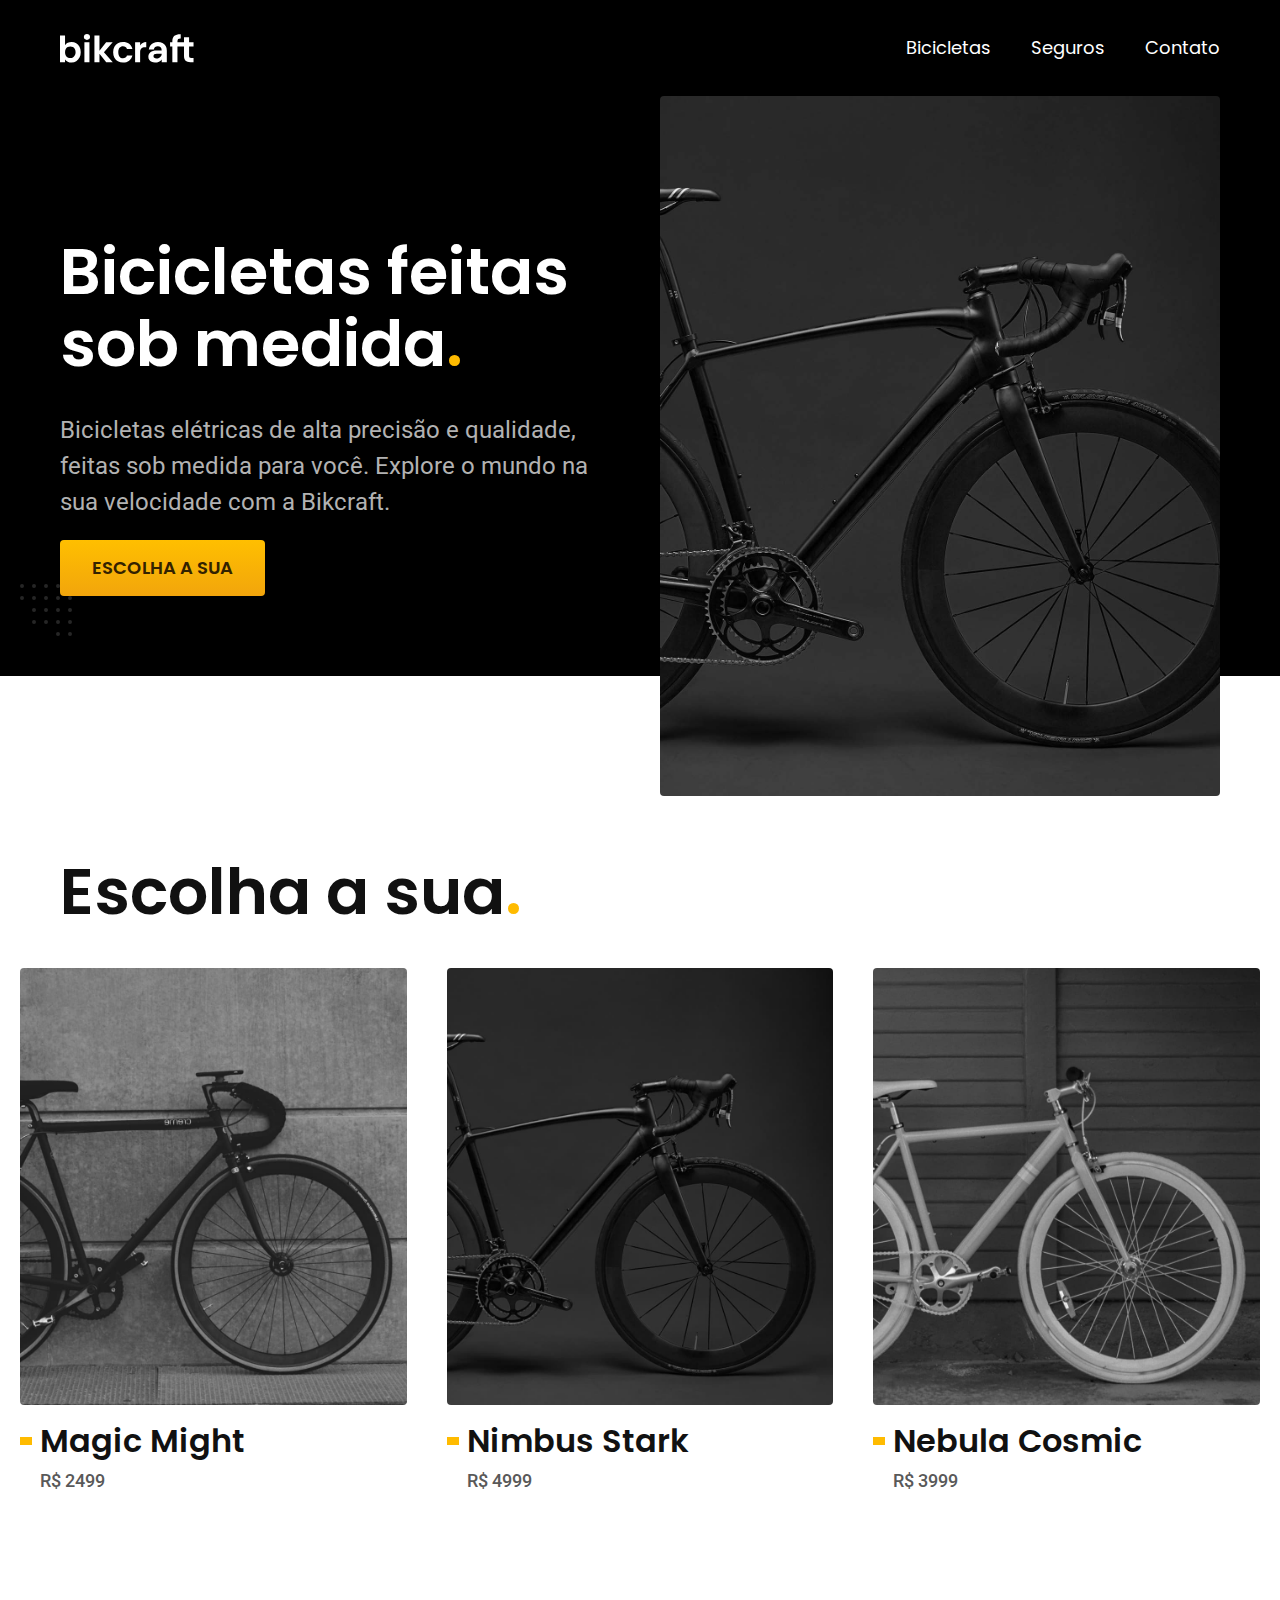
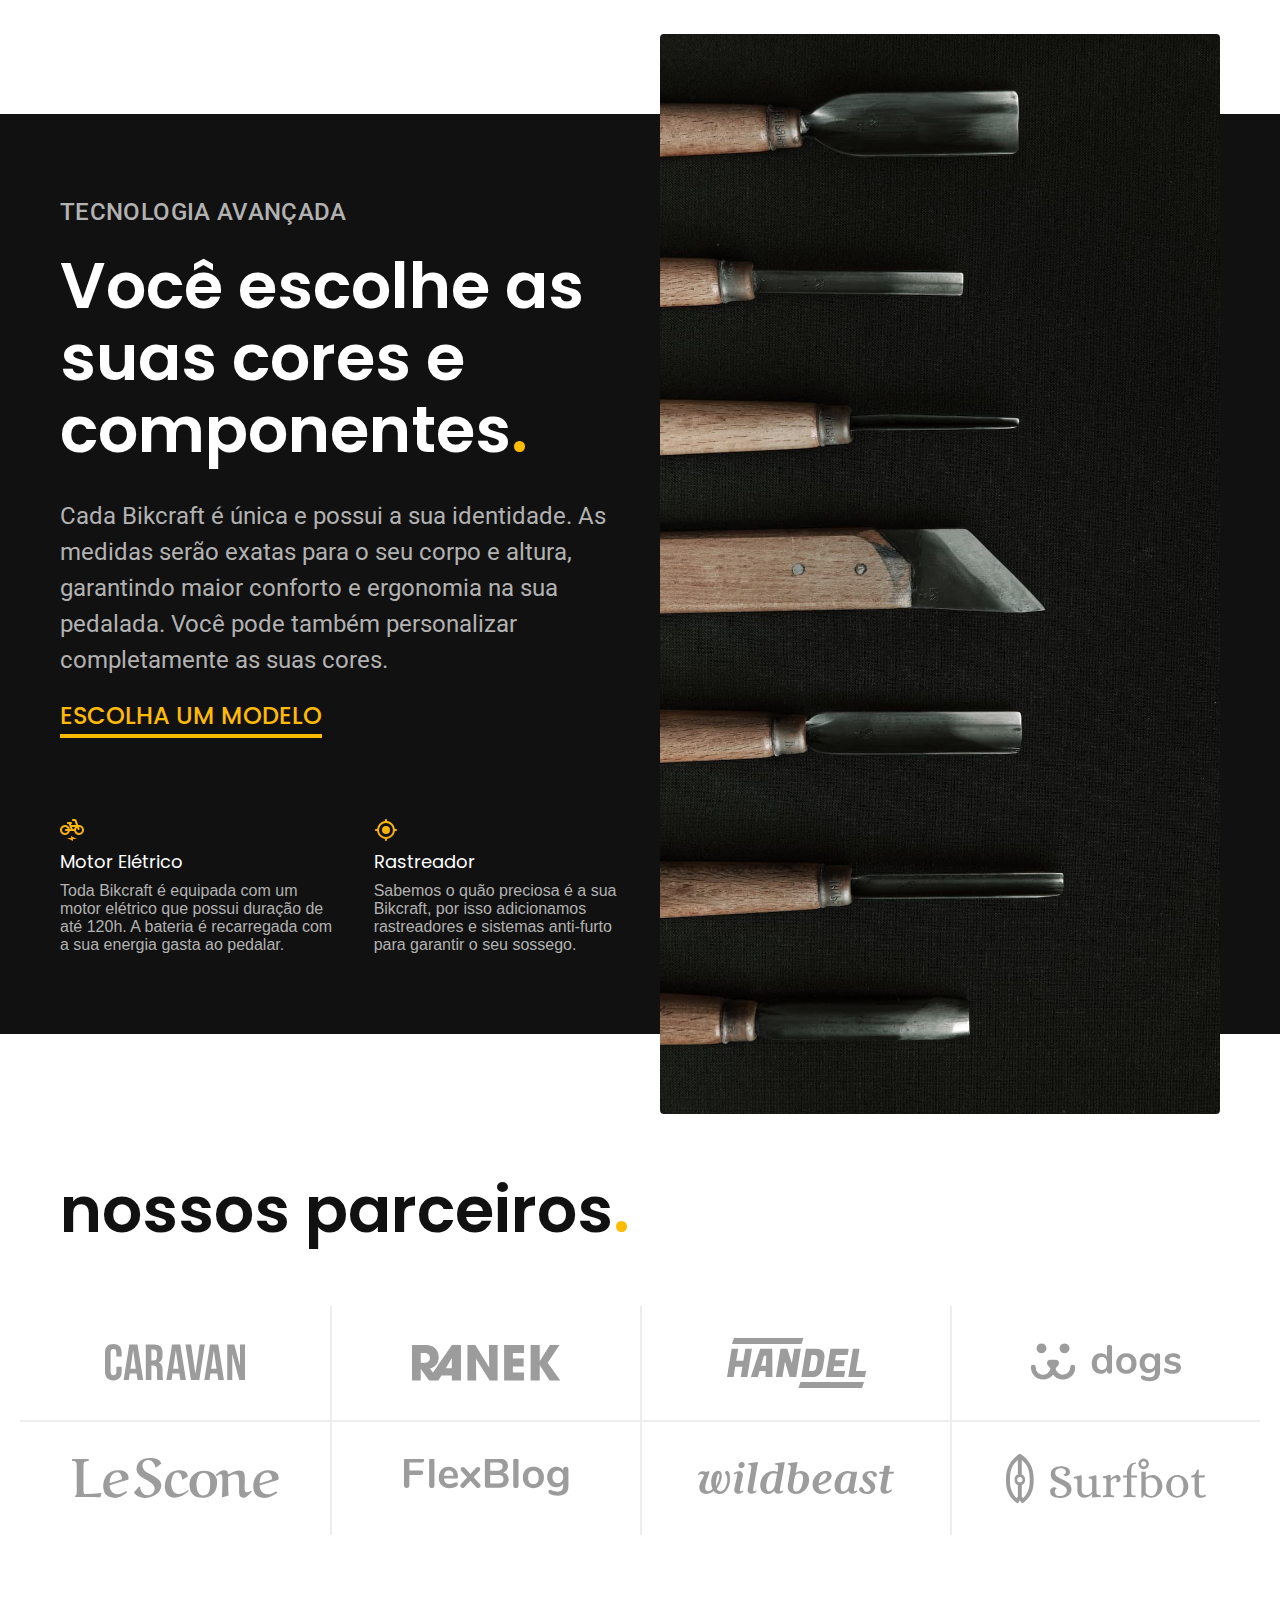
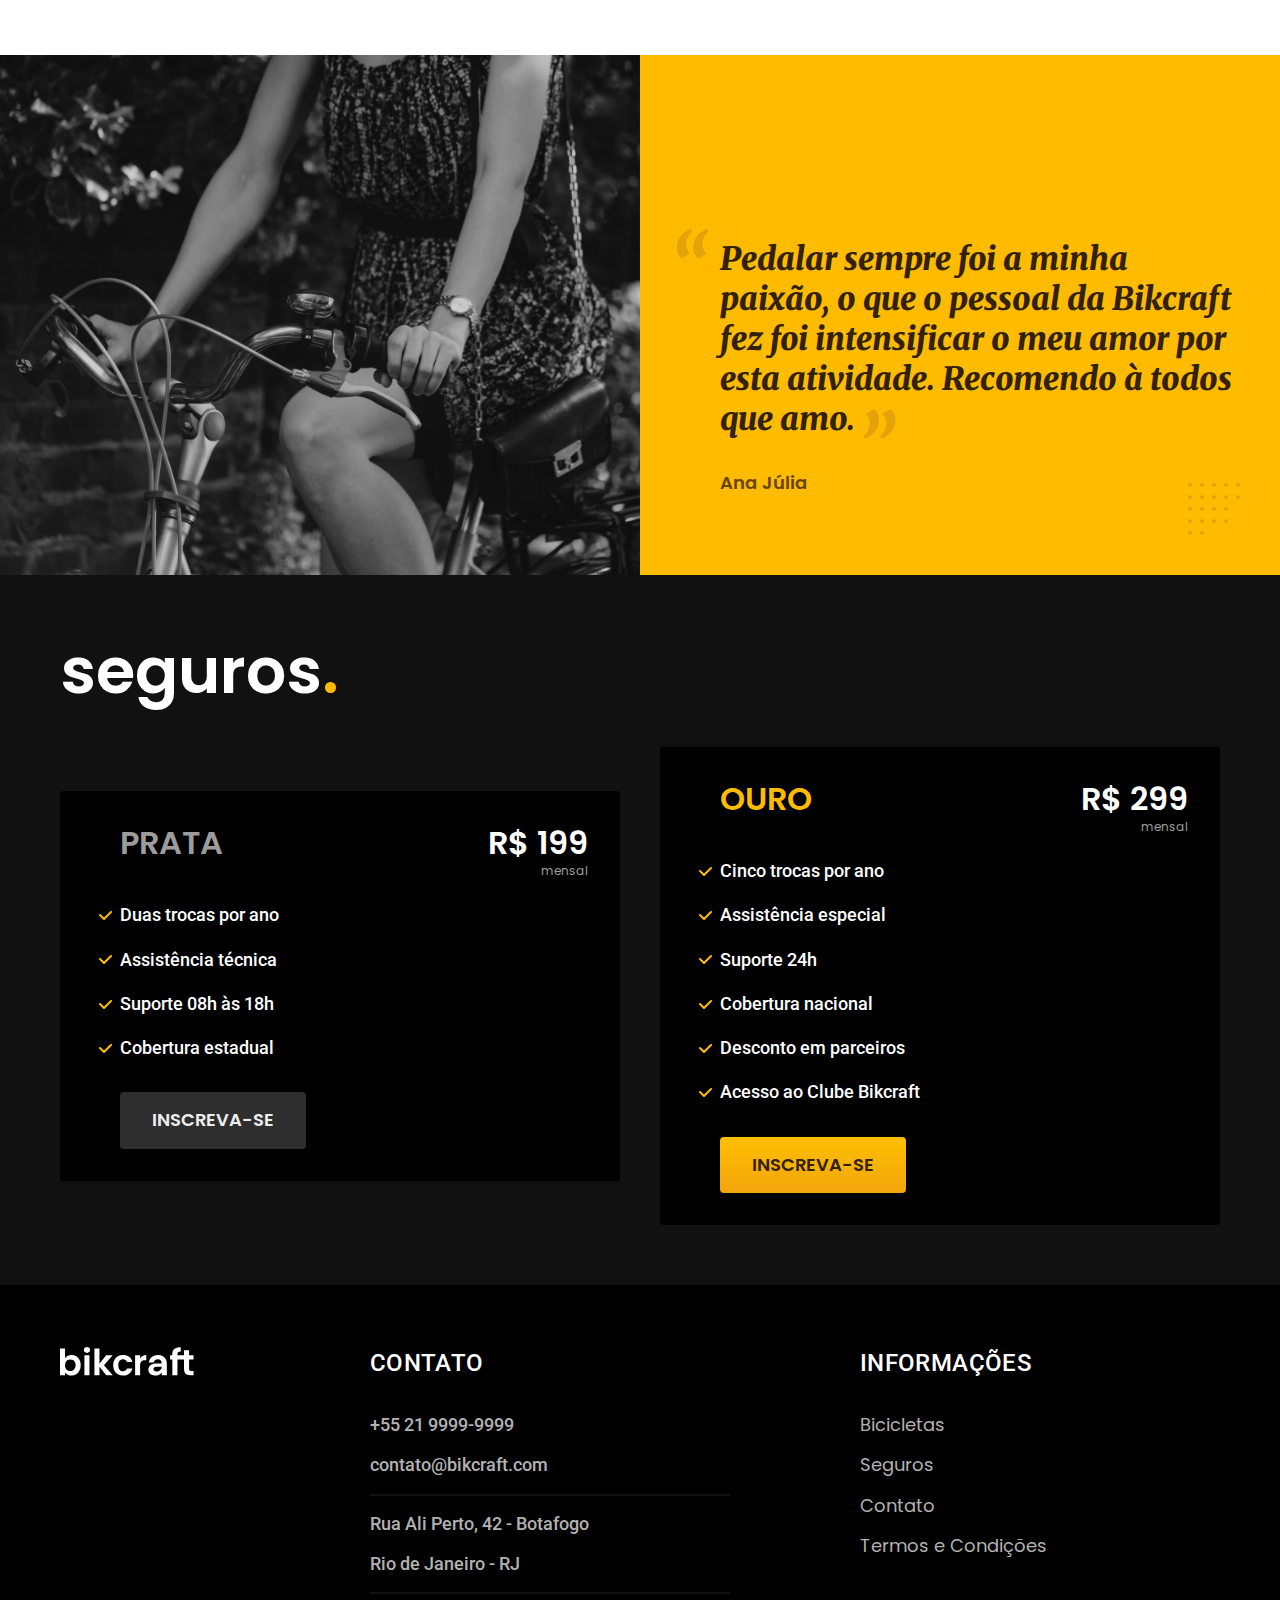
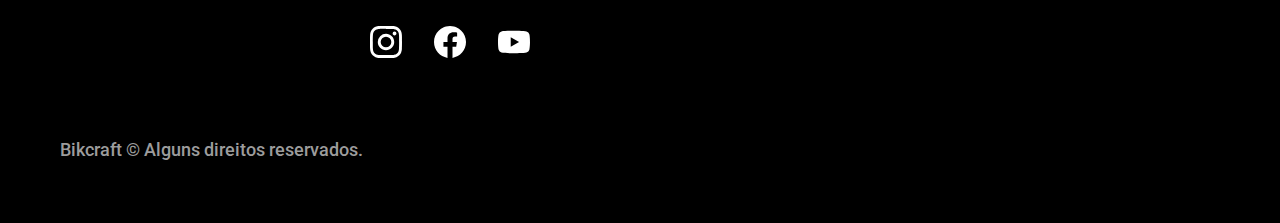
<file: index.html>
<!DOCTYPE html>
<html lang="pt-br">
<head>
    <meta charset="UTF-8">
    <meta http-equiv="X-UA-Compatible" content="IE=edge">
    <meta name="viewport" content="width=device-width, initial-scale=1.0">
    <title>Bikcraft - Bicicletas Elétricas</title>
    <meta name="description" content="Bicicletas elétricas de alta precisão e qualidade, feitas sob medida para você. Explore o mundo na sua velocidade com a Bikcraft.">
    <link rel="preload" href="./css/style.css">
    <link rel="stylesheet" href="./css/style.css">
    <link rel="preconnect" href="https://fonts.googleapis.com">
    <link rel="preconnect" href="https://fonts.gstatic.com" crossorigin>
    <link href="https://fonts.googleapis.com/css2?family=Merriweather:ital,wght@1,900&family=Poppins:wght@400;600&family=Roboto:wght@400;500&display=swap" rel="stylesheet">
</head>
<body>
    <header class="header-bg">
        <div class="header container">
            <a href="./index.html"><img src="img/bikcraft.svg" alt="bikcraft"></a>
            <nav aria-label="primaria">
                <ul class="header-menu font-1-m cor-0">
                    <li><a href="./bicicletas.html">Bicicletas</a></li>
                    <li><a href="./seguros.html">Seguros</a></li>
                    <li><a href="./contato.html">Contato</a></li>
                </ul>
            </nav>
        </div>
    </header>
    
    <main class="introducao-bg">
        <div class="introducao container"> 
            <div class="introducao-conteudo">
                <h1 class="font-1-xxl cor-0">Bicicletas feitas sob medida<span class="cor-p1">.</span></h1>
                <p class="font-2-l cor-5">Bicicletas elétricas de alta precisão e qualidade, feitas sob medida para você. Explore o mundo na sua velocidade com a Bikcraft.</p>
                <a class="botao" href="./bicicletas.html">Escolha a sua</a>
            </div>
            <picture>
                <source media="(max-width: 800px)" srcset="./img/bicicletas/nimbus.jpg">
                <img src="img/fotos/introducao.jpg" width="1280" height="1600" alt="bicicleta preta">
            </picture>
        </div>
    </main>

    <article class="bicicletas-lista">
        <h2 class="font-1-xxl container">Escolha a sua<span class="cor-p1">.</span></h2>

        <ul>
            <li>
                <a href="./bicicletas/magic.html">
                    <img src="img/bicicletas/magic-home.jpg"  alt="Bicicleta preta">
                    <h3 class="font-1-xl">Magic Might</h3>
                    <span class="font-2-m cor-8">R$ 2499</span>
                </a>
            </li>

            <li>
                <a href="./bicicletas/nimbus.html">
                    <img src="img/bicicletas/nimbus-home.jpg"  alt="Bicicleta preta">
                    <h3 class="font-1-xl">Nimbus Stark</h3>
                    <span class="font-2-m cor-8">R$ 4999</span>
                </a>
            </li>

            <li>
                <a href="./bicicletas/nebula.html">
                    <img src="img/bicicletas/nebula-home.jpg"  alt="Bicicleta preta">
                    <h3 class="font-1-xl">Nebula Cosmic</h3>
                    <span class="font-2-m cor-8">R$ 3999</span>
                </a>
            </li>
        </ul>
    </article>

    <article class="tecnologia-bg">
        <div class="tecnologia container">
            <div class="tecnologia-conteudo">
                <span class="font-2-l-b cor-5">Tecnologia Avançada</span>
                <h2 class="font-1-xxl cor-0">Você escolhe as suas cores e componentes<span class="cor-p1">.</span></h2>
                <p class="font-2-l cor-5">Cada Bikcraft é única e possui a sua identidade. As medidas serão exatas para o seu corpo e altura, garantindo maior conforto e ergonomia na sua pedalada. Você pode também personalizar completamente as suas cores.</p>
                <a class="link" href="./bicicletas.html">Escolha um modelo</a>
                <div class="tecnologia-vantagens">
                    <div>
                        <img src="img/icones/eletrica.svg" alt="">
                        <h3 class="font-1-m cor-0">Motor Elétrico</h3>
                        <p class="cont-2-s cor-5">Toda Bikcraft é equipada com um motor elétrico que possui duração de até 120h. A bateria é recarregada com a sua energia gasta ao pedalar.</p>
                    </div>
                    <div>
                        <img src="img/icones/rastreador.svg" alt="">
                        <h3 class="font-1-m cor-0">Rastreador</h3>
                        <p class="cont-2-s cor-5">Sabemos o quão preciosa é a sua Bikcraft, por isso adicionamos rastreadores e sistemas anti-furto para garantir o seu sossego.</p>
                    </div>
                </div>
            </div>

            <div class="tecnologia-imagem">
                <img src="img/fotos/tecnologia.jpg" alt="">
            </div>

        </div>

    </article>

    <section class="parceiros" aria-label="Nossos Parceiros">
        <h2 class="font-1-xxl container">nossos parceiros<span class="cor-p1">.</span></h2>

        <ul>
            <li><img src="img/parceiros/caravan.svg" alt="caravan"></li>
            <li><img src="img/parceiros/ranek.svg" alt="ranek"></li>
            <li><img src="img/parceiros/handel.svg" alt="handel"></li>
            <li><img src="img/parceiros/dogs.svg" alt="dogs"></li>
            <li><img src="img/parceiros/lescone.svg" alt="lescone"></li>
            <li><img src="img/parceiros/flexblog.svg" alt="flexblog"></li>
            <li><img src="img/parceiros/wildbeast.svg" alt="wildbeast"></li>
            <li><img src="img/parceiros/surfbot.svg" alt="surfbot"></li>
        </ul>

    </section>

    <section class="depoimento" aria-label="depoimento">
        <div>
            <img src="img/fotos/depoimento.jpg" alt="Pessoa pedalando uma bicicleta bikcraft">
        </div>
        <div class="depoimento-conteudo">
            <blockquote class="font-1-xl cor-p5">
                <p>Pedalar sempre foi a minha paixão, o que o pessoal da Bikcraft fez foi intensificar o meu amor por esta atividade. Recomendo à todos que amo.</p>
            </blockquote>

            <span class="font-1-m-b cor-p4">Ana Júlia</span>

        </div>

    </section>

    <article class="seguros-bg">
        <div class="seguros container">
            <h2 class="font-1-xxl cor-0">seguros<span class="cor-p1">.</span></h2>
            <div class="seguros-item">
                <h3 class="font-1-xl cor-6">PRATA</h3>
                <span class="font-1-xl cor-0">R$ 199 <span class="font-1-xs cor-6">mensal</span></span>
                <ul class="font-2-m cor-0">
                    <li>Duas trocas por ano</li>
                    <li>Assistência técnica</li>
                    <li>Suporte 08h às 18h</li>
                    <li>Cobertura estadual</li>
                </ul>
                <a class="botao secundario" href="./orcamento.html">Inscreva-se</a>
            </div>

            <div class="seguros-item">
                <h3 class="font-1-xl cor-p1">OURO</h3>
                <span class="font-1-xl cor-0">R$ 299 <span class="font-1-xs cor-6">mensal</span></span>
                <ul class="font-2-m cor-0">
                    <li>Cinco trocas por ano</li>
                    <li>Assistência especial</li>
                    <li>Suporte 24h</li>
                    <li>Cobertura nacional</li>
                    <li>Desconto em parceiros</li>
                    <li>Acesso ao Clube Bikcraft</li>
                </ul>
                <a class="botao" href="./orcamento.html">Inscreva-se</a>
            </div>

        </div>

    </article>

    <footer class="footer-bg">
        <div class="footer container">
            <img src="img/bikcraft.svg" alt="bikcraft">
            
            
            <div class="footer-contato">
                <h3 class="font-2-l-b cor-0">Contato</h3>
                <ul class="font-2-m cor-5">
                    <li><a href="tel:+5521999999999">+55 21 9999-9999</a></li>
                    <li><a href="mailto:contato@bikcraft.com">contato@bikcraft.com</a></li>
                    <li>Rua Ali Perto, 42 - Botafogo</li>
                    <li>Rio de Janeiro - RJ</li>
                </ul>
                <div class="footer-redes">
                    <a href="./"><img src="./img/redes/instagram.svg" alt="Instagram"></a>
                    <a href="./"><img src="./img/redes/facebook.svg" alt="Facebook"></a>
                    <a href="./"><img src="./img/redes/youtube.svg" alt="Youtube"></a>

                </div>
            </div>

            
            <div class="footer-informacoes">
                <h3 class="font-2-l-b cor-0">Informações</h3>
                <nav>
                    <ul class="font-1-m cor-5">
                        <li><a href="./bicicletas.html">Bicicletas</a></li>
                        <li><a href="./seguros.html">Seguros</a></li>
                        <li><a href="./contatos.html">Contato</a></li>
                        <li><a href="./termos.html">Termos e Condições</a></li>
                    </ul>
                </nav>

            </div>
            <p class="footer-copy font-2-m cor-6">Bikcraft © Alguns direitos reservados.</p>

        </div>

    </footer>
    
    
    
</body>
</html>
</file>
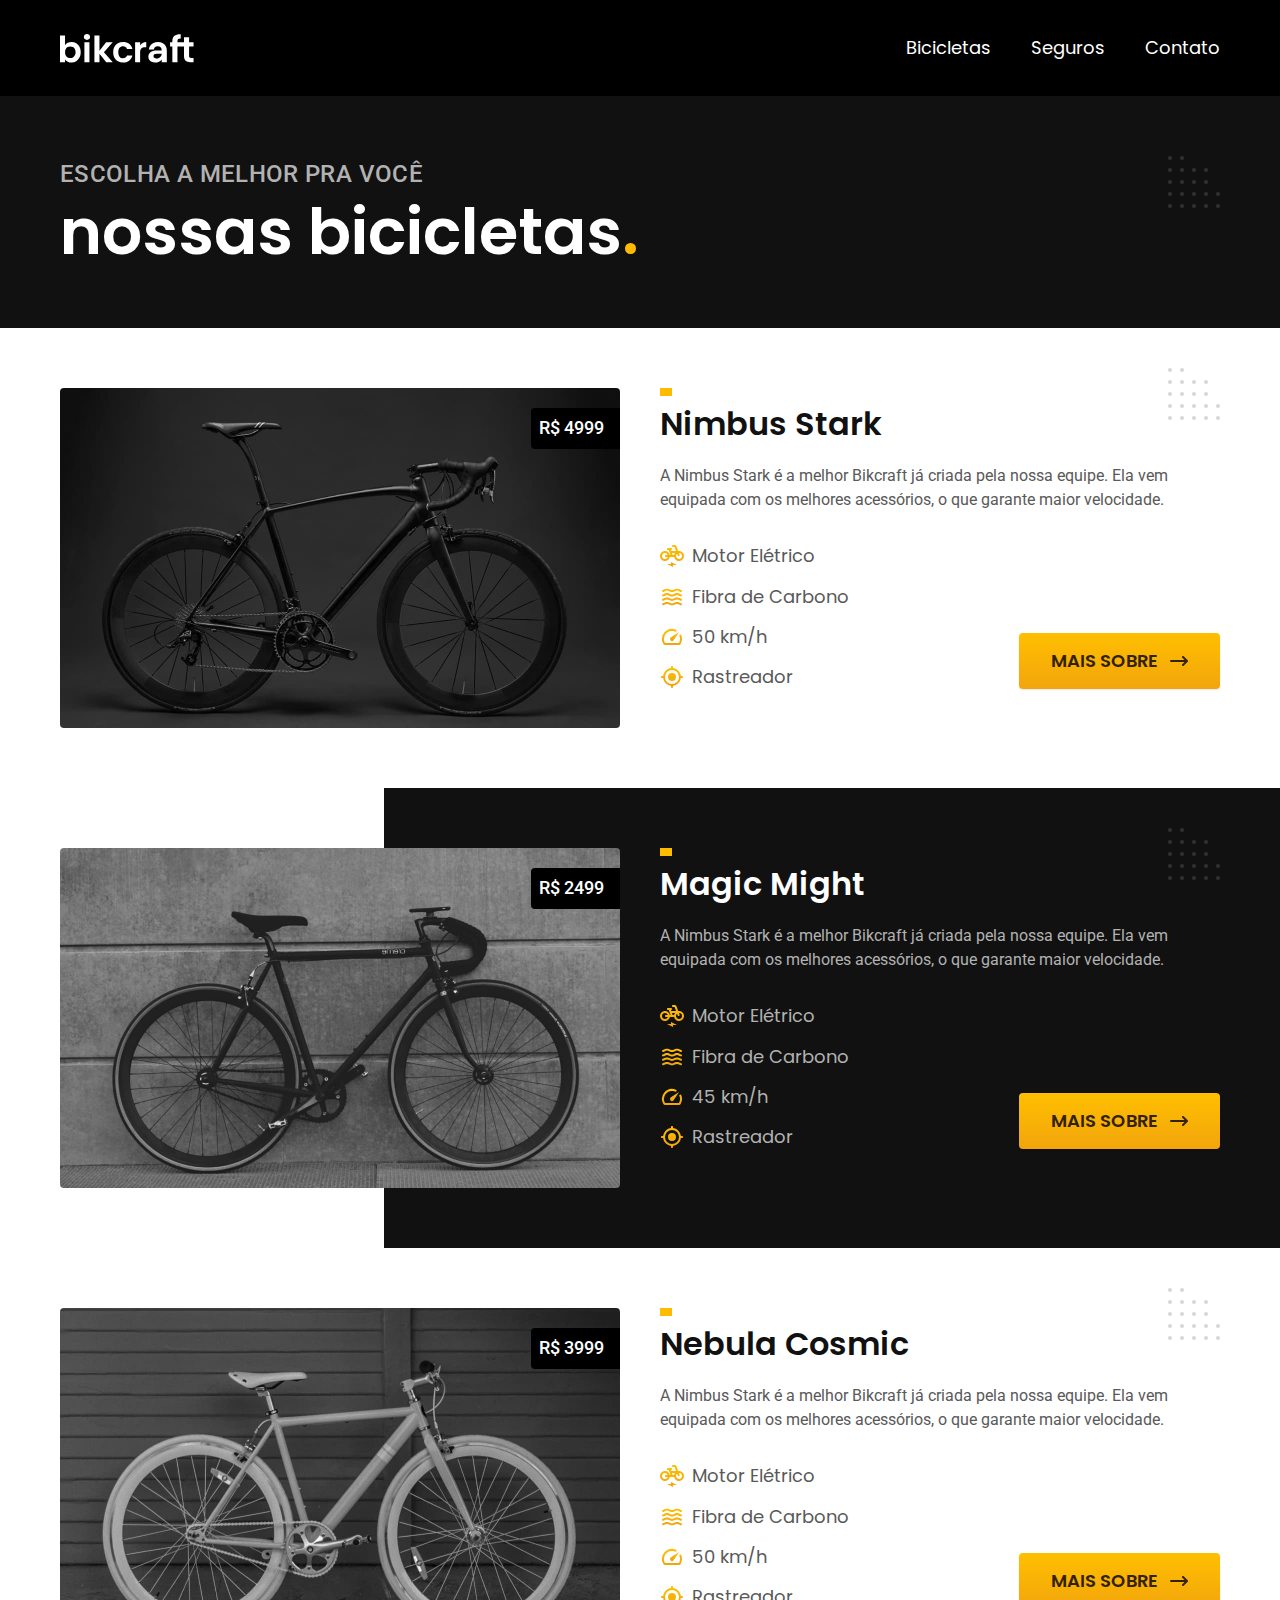
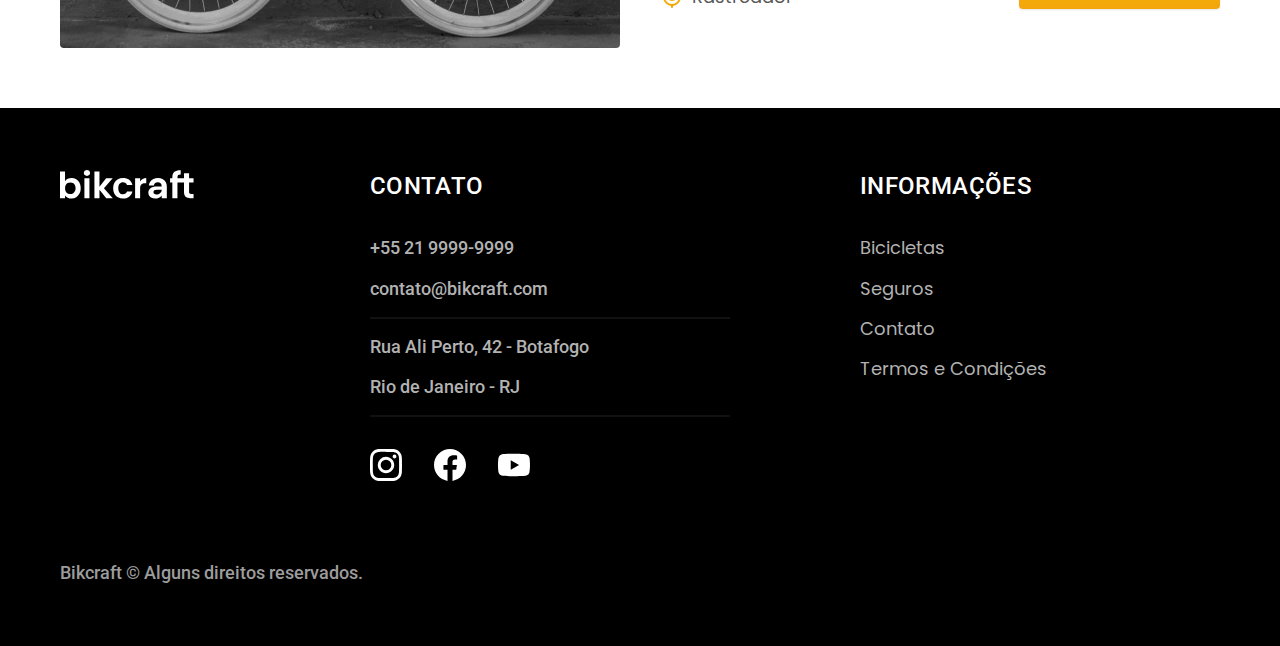
<file: bicicletas.html>
<!DOCTYPE html>
<html lang="pt-br">
<head>
    <meta charset="UTF-8">
    <meta http-equiv="X-UA-Compatible" content="IE=edge">
    <meta name="viewport" content="width=device-width, initial-scale=1.0">
    <title>Bicicletas | Bikcraft</title>
    <meta name="description" content="Termos e condições.">
    <link rel="preload" href="./css/style.css">
    <link rel="stylesheet" href="./css/style.css">
    <link rel="preconnect" href="https://fonts.googleapis.com">
    <link rel="preconnect" href="https://fonts.gstatic.com" crossorigin>
    <link href="https://fonts.googleapis.com/css2?family=Merriweather:ital,wght@1,900&family=Poppins:wght@400;600&family=Roboto:wght@400;500&display=swap" rel="stylesheet">
</head>
<body id="bicicletas">
    <header class="header-bg">
        <div class="header container">
            <a href="./index.html"><img src="img/bikcraft.svg" alt="bikcraft"></a>
            <nav aria-label="primaria">
                <ul class="header-menu font-1-m cor-0">
                    <li><a href="./bicicletas.html">Bicicletas</a></li>
                    <li><a href="./seguros.html">Seguros</a></li>
                    <li><a href="./contato.html">Contato</a></li>
                </ul>
            </nav>
        </div>
    </header>
    
    
    <main>
        <div class="titulo-bg">
            <div class="titulo container">
                <p class="font-2-l-b cor-5">escolha a melhor pra você</p>
                <h1 class="font-1-xxl cor-0">nossas bicicletas<span class="cor-p1">.</span></h1>

            </div>
        </div>

        
            <div class="bicicletas container">
                <div class="bicicletas-imagem">
                    <img src="img/bicicletas/nimbus.jpg" alt="bicicleta preta">
                    <span class="font-2-m cor-0">R$ 4999</span>
                </div>
                <div class="bicicletas-conteudo">
                    <h2 class="font-1-xl">Nimbus Stark</h2>
                    <p class="font-2-s cor-8">A Nimbus Stark é a melhor Bikcraft já criada pela nossa equipe. Ela vem equipada com os melhores acessórios, o que garante maior velocidade.</p>
                    <ul class="font-1-m cor-8">
                        <li>
                            <img src="img/icones/eletrica.svg" alt="">
                            Motor Elétrico
                        </li>
                        <li>
                            <img src="img/icones/carbono.svg" alt="">
                            Fibra de Carbono
                        </li>
                        <li>
                            <img src="img/icones/velocidade.svg" alt="">
                            50 km/h
                        </li>
                        <li>
                            <img src="img/icones/rastreador.svg" alt="">
                            Rastreador
                        </li>
                        
                    </ul>
                    <a class="botao seta" href="./bicicletas/nimbus.html">Mais sobre</a>
                </div>
            </div>
        

        <div class="bicicletas-bg">
            <div class="bicicletas container">
                <div class="bicicletas-imagem">
                    <img src="img/bicicletas/magic.jpg" alt="bicicleta preta">
                    <span class="font-2-m cor-0">R$ 2499</span>
                </div>
                <div class="bicicletas-conteudo">
                    <h2 class="font-1-xl cor-0">Magic Might</h2>
                    <p class="font-2-s cor-5">A Nimbus Stark é a melhor Bikcraft já criada pela nossa equipe. Ela vem equipada com os melhores acessórios, o que garante maior velocidade.</p>
                    <ul class="font-1-m cor-5">
                        <li>
                            <img src="img/icones/eletrica.svg" alt="">
                            Motor Elétrico
                        </li>
                        <li>
                            <img src="img/icones/carbono.svg" alt="">
                            Fibra de Carbono
                        </li>
                        <li>
                            <img src="img/icones/velocidade.svg" alt="">
                            45 km/h
                        </li>
                        <li>
                            <img src="img/icones/rastreador.svg" alt="">
                            Rastreador
                        </li>
                        
                    </ul>
                    <a class="botao seta" href="./bicicletas/magic.html">Mais sobre</a>
                </div>
            </div>
        </div>


        
            <div class="bicicletas container">
                <div class="bicicletas-imagem">
                    <img src="img/bicicletas/nebula.jpg" alt="bicicleta preta">
                    <span class="font-2-m cor-0">R$ 3999</span>
                </div>
                <div class="bicicletas-conteudo">
                    <h2 class="font-1-xl">Nebula Cosmic</h2>
                    <p class="font-2-s cor-8">A Nimbus Stark é a melhor Bikcraft já criada pela nossa equipe. Ela vem equipada com os melhores acessórios, o que garante maior velocidade.</p>
                    <ul class="font-1-m cor-8">
                        <li>
                            <img src="img/icones/eletrica.svg" alt="">
                            Motor Elétrico
                        </li>
                        <li>
                            <img src="img/icones/carbono.svg" alt="">
                            Fibra de Carbono
                        </li>
                        <li>
                            <img src="img/icones/velocidade.svg" alt="">
                            50 km/h
                        </li>
                        <li>
                            <img src="img/icones/rastreador.svg" alt="">
                            Rastreador
                        </li>
                        
                    </ul>
                    <a class="botao seta" href="./bicicletas/nebula.html">Mais sobre</a>
                </div>
            </div>
        

    </main>

   
    <footer class="footer-bg">
        <div class="footer container">
            <img src="img/bikcraft.svg" alt="bikcraft">
            
            
            <div class="footer-contato">
                <h3 class="font-2-l-b cor-0">Contato</h3>
                <ul class="font-2-m cor-5">
                    <li><a href="tel:+5521999999999">+55 21 9999-9999</a></li>
                    <li><a href="mailto:contato@bikcraft.com">contato@bikcraft.com</a></li>
                    <li>Rua Ali Perto, 42 - Botafogo</li>
                    <li>Rio de Janeiro - RJ</li>
                </ul>
                <div class="footer-redes">
                    <a href="./"><img src="./img/redes/instagram.svg" alt="Instagram"></a>
                    <a href="./"><img src="./img/redes/facebook.svg" alt="Facebook"></a>
                    <a href="./"><img src="./img/redes/youtube.svg" alt="Youtube"></a>

                </div>
            </div>

            
            <div class="footer-informacoes">
                <h3 class="font-2-l-b cor-0">Informações</h3>
                <nav>
                    <ul class="font-1-m cor-5">
                        <li><a href="./bicicletas.html">Bicicletas</a></li>
                        <li><a href="./seguros.html">Seguros</a></li>
                        <li><a href="./contatos.html">Contato</a></li>
                        <li><a href="./termos.html">Termos e Condições</a></li>
                    </ul>
                </nav>

            </div>
            <p class="footer-copy font-2-m cor-6">Bikcraft © Alguns direitos reservados.</p>

        </div>

    </footer>
    
    
    
</body>
</html>
</file>
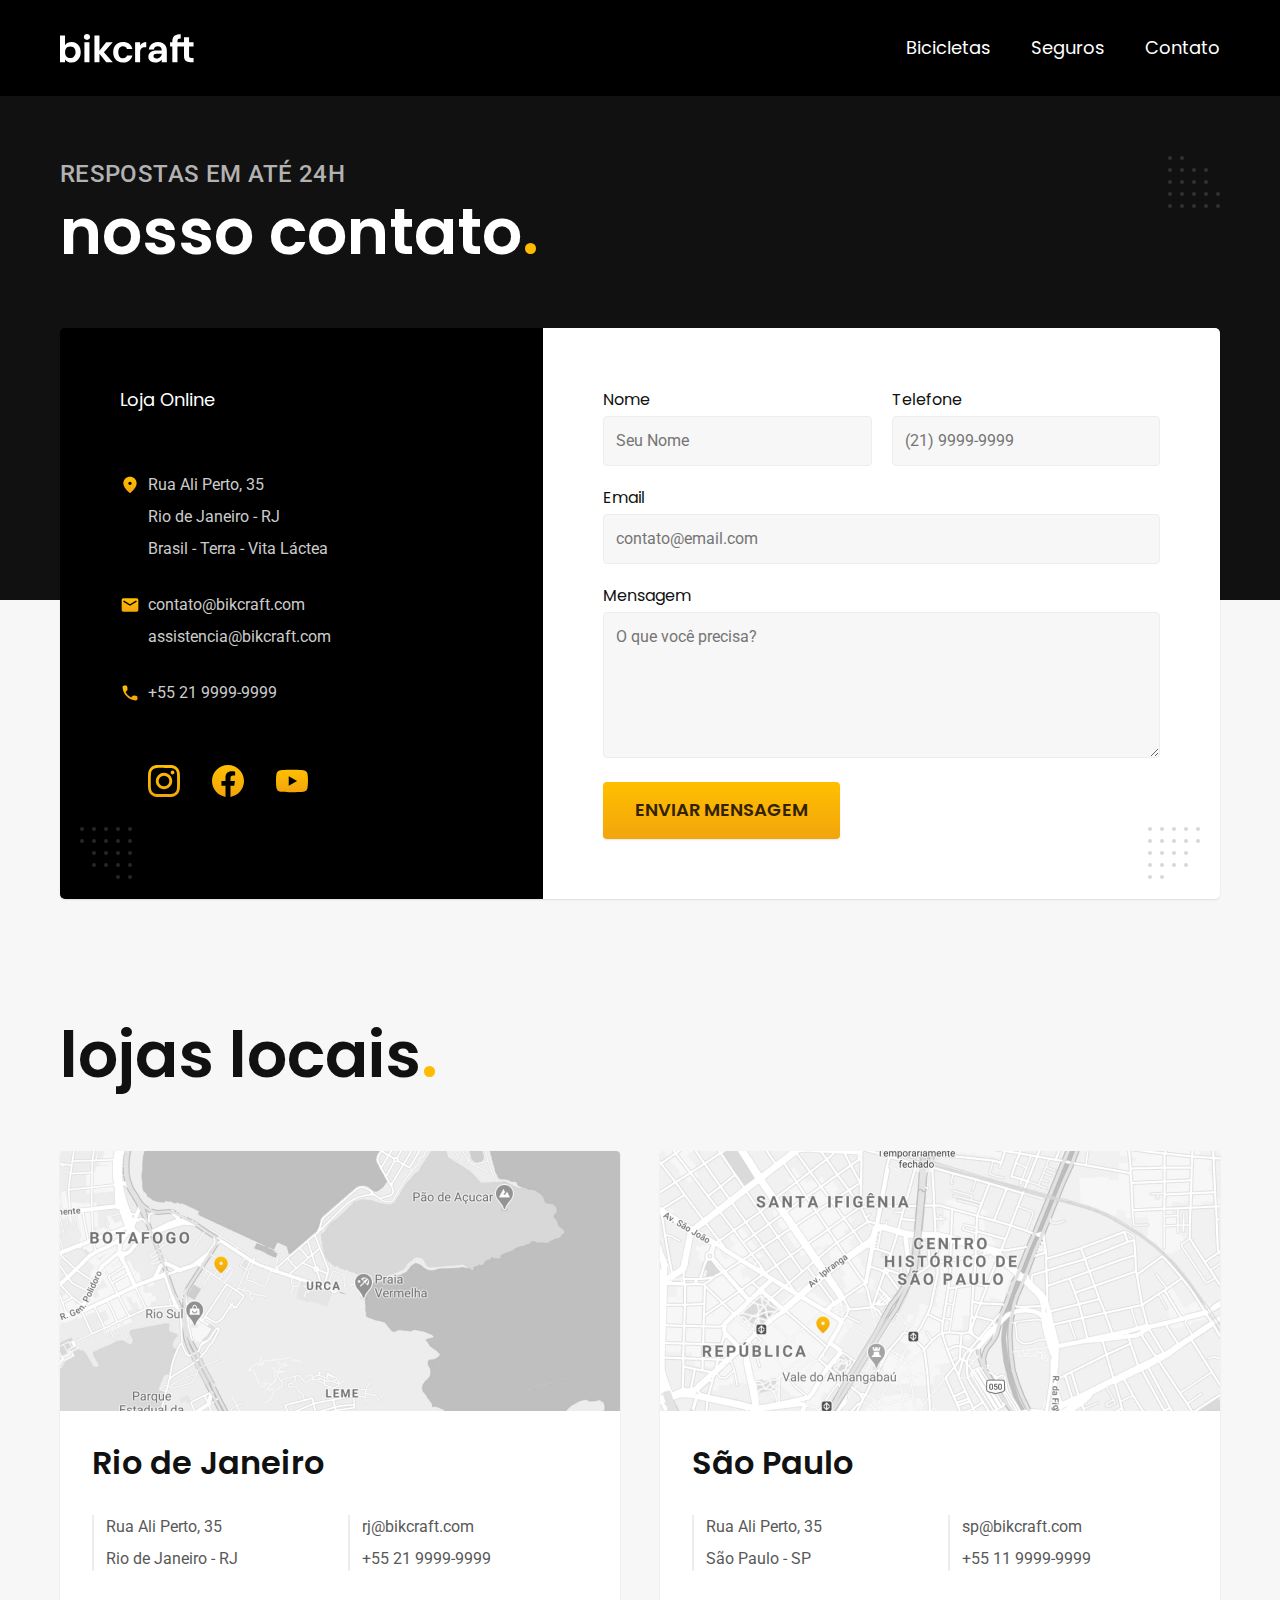
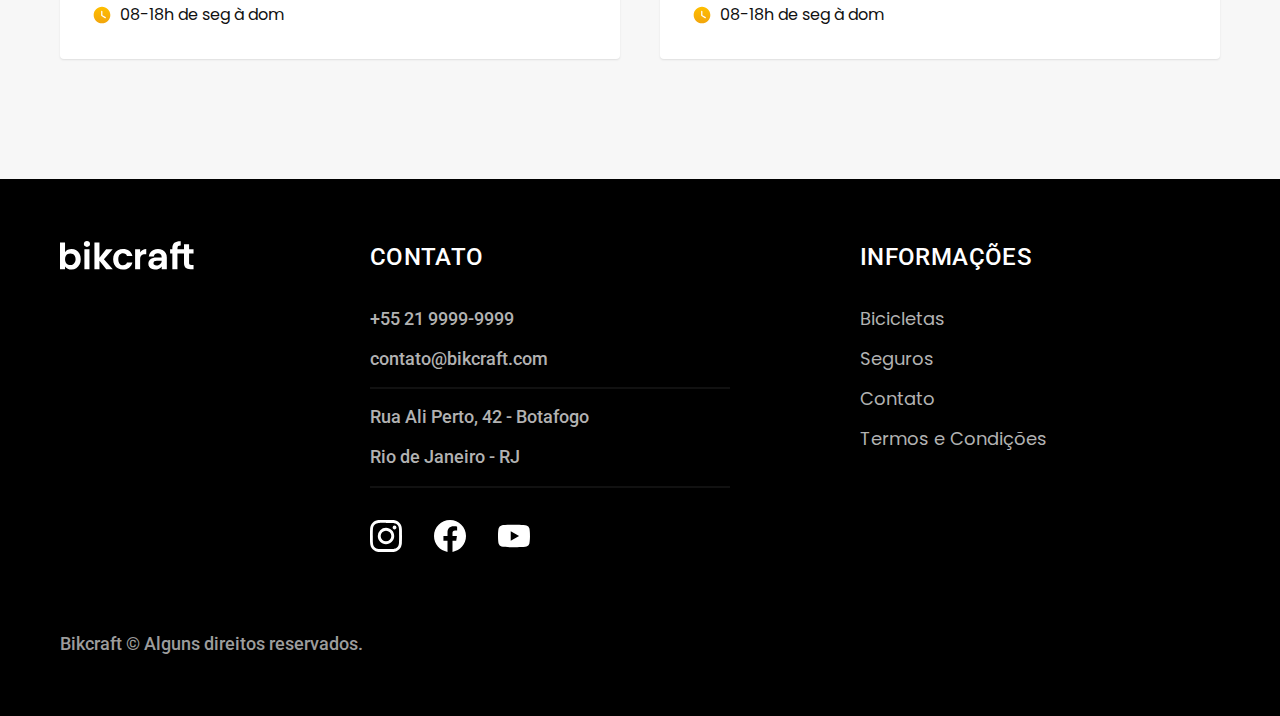
<file: contato.html>
<!DOCTYPE html>
<html lang="pt-br">
<head>
    <meta charset="UTF-8">
    <meta http-equiv="X-UA-Compatible" content="IE=edge">
    <meta name="viewport" content="width=device-width, initial-scale=1.0">
    <title>Contato | Bikcraft</title>
    <meta name="description" content="Termos e condições.">
    <link rel="preload" href="./css/style.css">
    <link rel="stylesheet" href="./css/style.css">
    <link rel="preconnect" href="https://fonts.googleapis.com">
    <link rel="preconnect" href="https://fonts.gstatic.com" crossorigin>
    <link href="https://fonts.googleapis.com/css2?family=Merriweather:ital,wght@1,900&family=Poppins:wght@400;600&family=Roboto:wght@400;500&display=swap" rel="stylesheet">
</head>
<body id="contato">
    <header class="header-bg">
        <div class="header container">
            <a href="./index.html"><img src="img/bikcraft.svg" alt="bikcraft"></a>
            <nav aria-label="primaria">
                <ul class="header-menu font-1-m cor-0">
                    <li><a href="./bicicletas.html">Bicicletas</a></li>
                    <li><a href="./seguros.html">Seguros</a></li>
                    <li><a href="./contatos.html">Contato</a></li>
                </ul>
            </nav>
        </div>
    </header>
    
    
    <main>
        <div class="titulo-bg">
            <div class="titulo container">
                <p class="font-2-l-b cor-5">Respostas em até 24h</p>
                <h1 class="font-1-xxl cor-0">nosso contato<span class="cor-p1">.</span></h1>

            </div>
        </div>

       <div class="contato container">
            <section class="contato-dados" aria-label="Endereço">
                <h2 class="font-1-m cor-0">Loja Online</h2>
                <div class="contato-endereco font-2-s cor-4">
                    <p>Rua Ali Perto, 35</p>
                    <p>Rio de Janeiro - RJ</p>
                    <p>Brasil - Terra - Vita Láctea</p>
                </div>
                <address class="contato-meios font-2-s cor-4">
                    <a href="mailto:contato@bikcraft.com">contato@bikcraft.com</a>
                    <a href="mailto:assistencia@bikcraft.com">assistencia@bikcraft.com</a>
                    <a href="tel:+5521999999999">+55 21 9999-9999</a>
                </address>
                <div class="contato-redes">
                    <a href="./"><img src="./img/redes/instagram-p.svg" alt="Instagram"></a>
                    <a href="./"><img src="./img/redes/facebook-p.svg" alt="Facebook"></a>
                    <a href="./"><img src="./img/redes/youtube-p.svg" alt="Youtube"></a>
                </div>
            </section>
            <section class="contato-formulario" aria-label="Formulário">
                <form class="form" action="./contato.html">
                    <div>
                        <label for="nome">Nome</label>
                        <input type="text" id="nome" name="nome" placeholder="Seu Nome">
                    </div>

                    <div>
                        <label for="telefone">Telefone</label>
                        <input type="text" id="telefone" name="telefone" placeholder="(21) 9999-9999">
                    </div>

                    <div class="col-2">
                        <label for="email">Email</label>
                        <input type="email" id="email" name="email" placeholder="contato@email.com">
                    </div>

                    <div class="col-2">
                        <label for="mensagem">Mensagem</label>
                        <textarea rows="5" id="mensagem" name="mensagem" placeholder="O que você precisa?"></textarea>
                    </div>
                    <button class="botao col-2">Enviar mensagem</button>
                </form>
            </section>
       </div>

    </main>

    <article class="lojas container">
        <h2 class="font-1-xxl">lojas locais<span class="cor-p1">.</span></h2>
        <div class="lojas-item">
            <img src="./img/lojas/rj.jpg" alt="Mapa marcando o endereço em Rua Ali Perto, 35 - Rio de Janeiro - RJ">
            <div class="lojas-conteudo">
                <h3 class="font-1-xl">Rio de Janeiro</h3>
                <div class="lojas-dados font-2-s cor-8">
                    <p>Rua Ali Perto, 35</p>
                    <p>Rio de Janeiro - RJ</p>
                </div>
                <div class="lojas-dados font-2-s cor-8">
                        <a href="mailto:rj@bikcraft.com">rj@bikcraft.com</a>
                        <a href="tel:+5521999999999">+55 21 9999-9999</a>
                </div>
                <p class="lojas-tempo font-1-s"> <img src="./img/icones/horario.svg" alt=""> 08-18h de seg à dom</p>
            </div>
        </div>

        <div class="lojas-item">
            <img src="./img/lojas/sp.jpg" alt="Mapa marcando o endereço em Rua Ali Perto, 35 - São Paulo - SP">
            <div class="lojas-conteudo">
                <h3 class="font-1-xl">São Paulo</h3>
                <div class="lojas-dados font-2-s cor-8">
                    <p>Rua Ali Perto, 35</p>
                    <p>São Paulo - SP</p>
                </div>
                <div class="lojas-dados font-2-s cor-8">
                        <a href="mailto:sp@bikcraft.com">sp@bikcraft.com</a>
                        <a href="tel:+5511999999999">+55 11 9999-9999</a>
                </div>
                <p class="lojas-tempo font-1-s"> <img src="./img/icones/horario.svg" alt=""> 08-18h de seg à dom</p>
            </div>
        </div>
    </article>
   
    <footer class="footer-bg">
        <div class="footer container">
            <img src="img/bikcraft.svg" alt="bikcraft">
            
            
            <div class="footer-contato">
                <h3 class="font-2-l-b cor-0">Contato</h3>
                <ul class="font-2-m cor-5">
                    <li><a href="tel:+5521999999999">+55 21 9999-9999</a></li>
                    <li><a href="mailto:contato@bikcraft.com">contato@bikcraft.com</a></li>
                    <li>Rua Ali Perto, 42 - Botafogo</li>
                    <li>Rio de Janeiro - RJ</li>
                </ul>
                <div class="footer-redes">
                    <a href="./"><img src="./img/redes/instagram.svg" alt="Instagram"></a>
                    <a href="./"><img src="./img/redes/facebook.svg" alt="Facebook"></a>
                    <a href="./"><img src="./img/redes/youtube.svg" alt="Youtube"></a>

                </div>
            </div>

            
            <div class="footer-informacoes">
                <h3 class="font-2-l-b cor-0">Informações</h3>
                <nav>
                    <ul class="font-1-m cor-5">
                        <li><a href="./bicicletas.html">Bicicletas</a></li>
                        <li><a href="./seguros.html">Seguros</a></li>
                        <li><a href="./contatos.html">Contato</a></li>
                        <li><a href="./termos.html">Termos e Condições</a></li>
                    </ul>
                </nav>

            </div>
            <p class="footer-copy font-2-m cor-6">Bikcraft © Alguns direitos reservados.</p>

        </div>

    </footer>
    
    
    
</body>
</html>
</file>
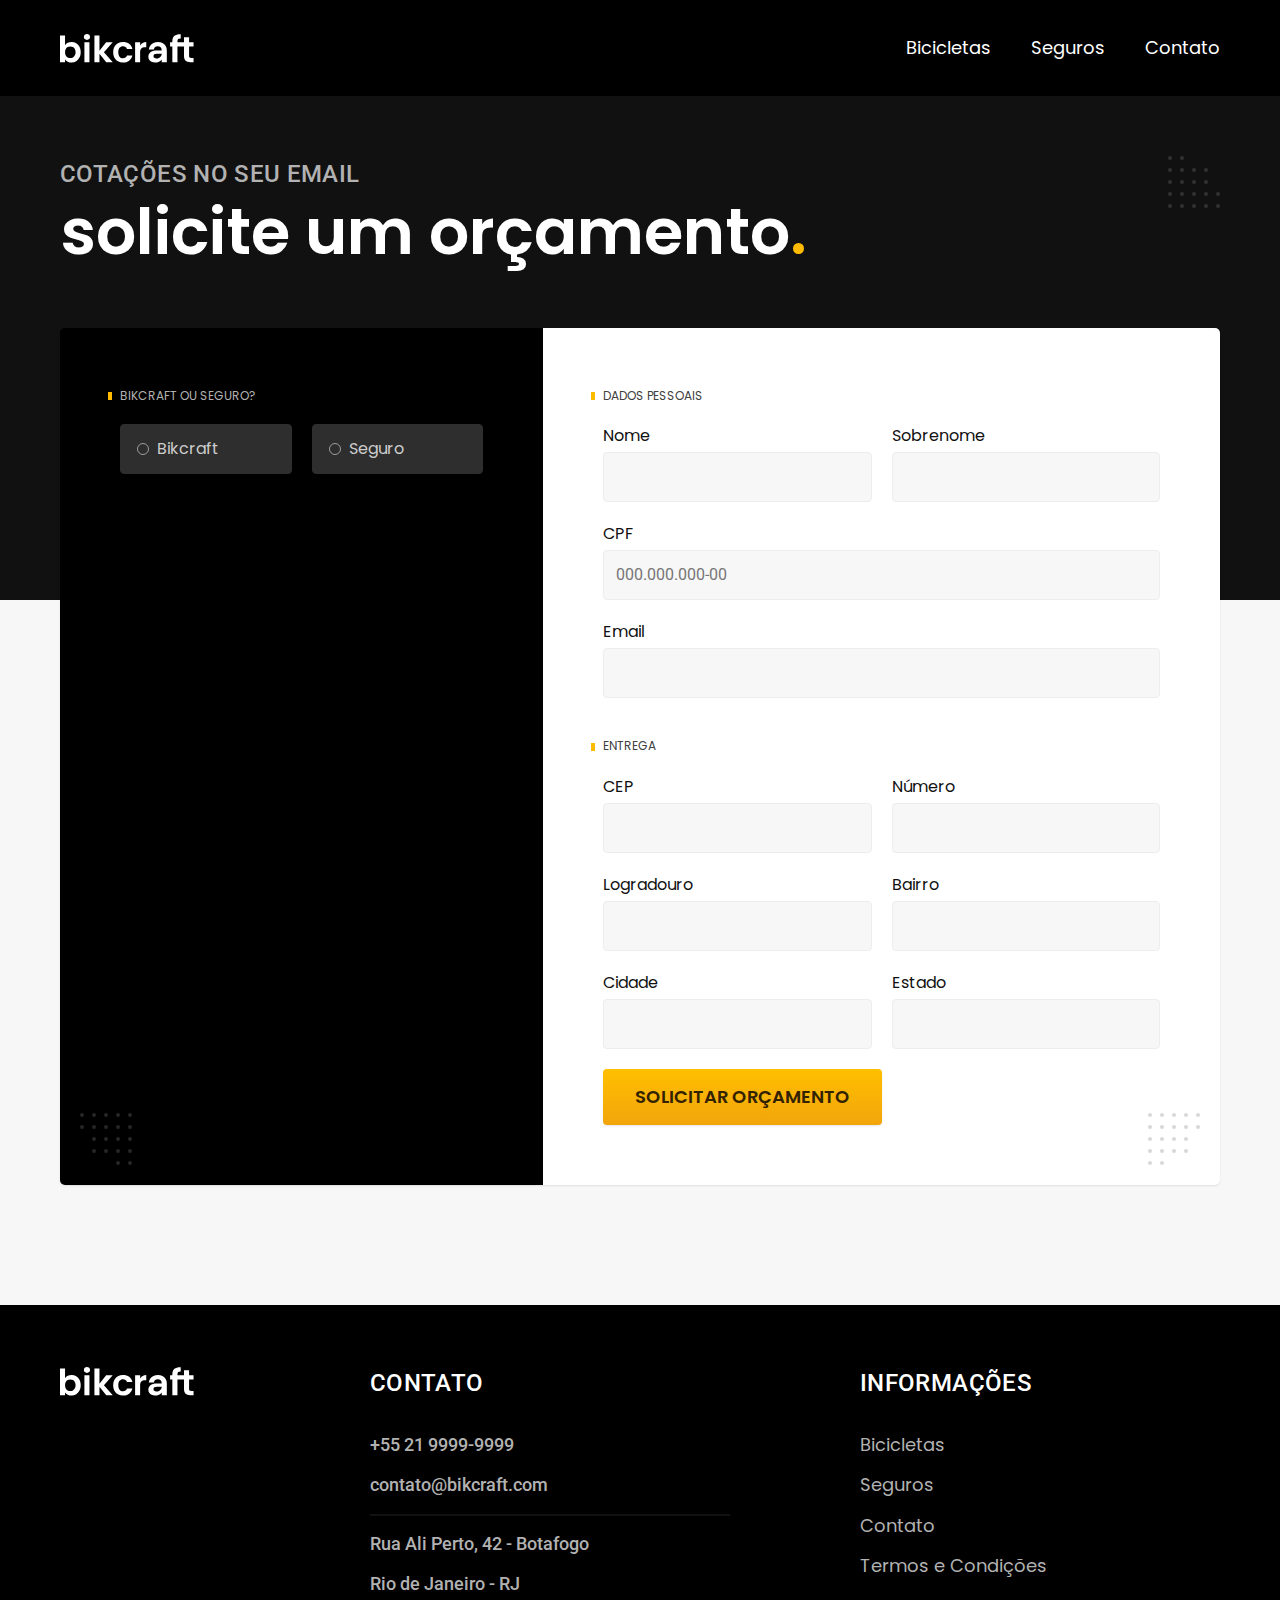
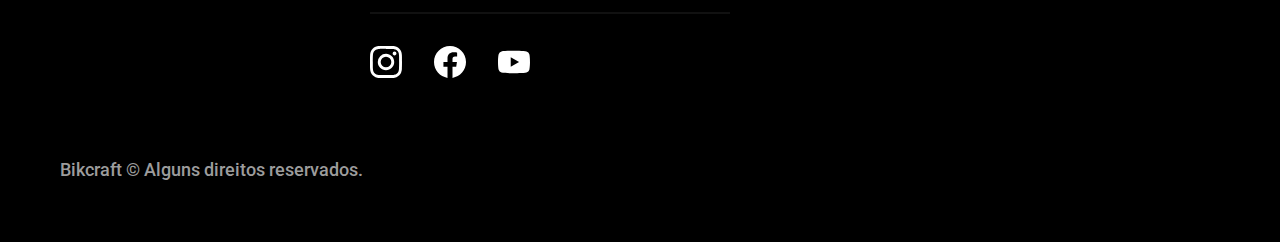
<file: orcamento.html>
<!DOCTYPE html>
<html lang="pt-br">
<head>
    <meta charset="UTF-8">
    <meta http-equiv="X-UA-Compatible" content="IE=edge">
    <meta name="viewport" content="width=device-width, initial-scale=1.0">
    <title>Orçamento | Bikcraft</title>
    <meta name="description" content="Termos e condições.">
    <link rel="preload" href="./css/style.css">
    <link rel="stylesheet" href="./css/style.css">
    <link rel="preconnect" href="https://fonts.googleapis.com">
    <link rel="preconnect" href="https://fonts.gstatic.com" crossorigin>
    <link href="https://fonts.googleapis.com/css2?family=Merriweather:ital,wght@1,900&family=Poppins:wght@400;600&family=Roboto:wght@400;500&display=swap" rel="stylesheet">
</head>
<body id="orcamento">
    <header class="header-bg">
        <div class="header container">
            <a href="./index.html"><img src="img/bikcraft.svg" alt="bikcraft"></a>
            <nav aria-label="primaria">
                <ul class="header-menu font-1-m cor-0">
                    <li><a href="./bicicletas.html">Bicicletas</a></li>
                    <li><a href="./seguros.html">Seguros</a></li>
                    <li><a href="./contato.html">Contato</a></li>
                </ul>
            </nav>
        </div>
    </header>
    
    
    <main>
        <div class="titulo-bg">
            <div class="titulo container">
                <p class="font-2-l-b cor-5">Cotações no seu email</p>
                <h1 class="font-1-xxl cor-0">solicite um orçamento<span class="cor-p1">.</span></h1>

            </div>
        </div>

        <form class="orcamento container" action="./">
            <div class="orcamento-produto">
                <h2 class="font-1-xs cor-5">Bikcraft ou Seguro?</h2>

                <input type="radio" name="tipo" value="bikcraft" id="bikcraft">
                <label for="bikcraft">Bikcraft</label>

                <input type="radio" name="tipo" value="seguro" id="seguro">
                <label for="seguro">Seguro</label>

                <div class="orcamento-conteudo" id="orcamento-bikcraft">
                    <h2 class="font-1-xs cor-5">Escolha a sua</h2>
                    
                    <input type="radio" name="produto" value="nimbus" id="nimbus">
                    <label for="nimbus">Nimbus Stark <span>R$ 4999</span></label>
                    <div class="orcamento-detalhes">
                        <ul class="font-1-xs cor-8">
                            <li><img src="./img/icones/eletrica.svg" alt="">Motor Elétrico</li>
                            <li><img src="./img/icones/carbono.svg" alt="">Fibra de Carbono</li>
                            <li><img src="./img/icones/velocidade.svg" alt="">50km/h</li>
                            <li><img src="./img/icones/rastreador.svg" alt="">Rastreador</li>
                        </ul>
                        <img src="./img/bicicletas/nimbus.jpg" alt="Bicicleta preta">
                    </div>

                    <input type="radio" name="produto" value="magic" id="magic">
                    <label for="magic">Magic Might<span>R$ 2499</span></label>
                    <div class="orcamento-detalhes">
                        <ul class="font-1-xs cor-8">
                            <li><img src="./img/icones/eletrica.svg" alt="">Motor Elétrico</li>
                            <li><img src="./img/icones/carbono.svg" alt="">Fibra de Carbono</li>
                            <li><img src="./img/icones/velocidade.svg" alt="">45km/h</li>
                            <li><img src="./img/icones/rastreador.svg" alt="">Rastreador</li>
                        </ul>
                        <img src="./img/bicicletas/magic.jpg" alt="Bicicleta preta">
                    </div>

                    <input type="radio" name="produto" value="nebula" id="nebula">
                    <label for="nebula">Nebula Cosmic<span>R$ 3999</span></label>
                    <div class="orcamento-detalhes">
                        <ul class="font-1-xs cor-8">
                            <li><img src="./img/icones/eletrica.svg" alt="">Motor Elétrico</li>
                            <li><img src="./img/icones/carbono.svg" alt="">Fibra de Carbono</li>
                            <li><img src="./img/icones/velocidade.svg" alt="">40km/h</li>
                            <li><img src="./img/icones/rastreador.svg" alt="">Rastreador</li>
                        </ul>
                        <img src="./img/bicicletas/nebula.jpg" alt="Bicicleta branca">
                    </div>
                    
                </div>

                <div class="orcamento-conteudo" id="orcamento-seguro">
                    <h2 class="font-1-xs cor-5">Escolha o plano</h2>

                    <input type="radio" name="produto" value="prata" id="prata">
                    <label for="prata">Prata<span>R$ 199</span></label>

                    <input type="radio" name="produto" value="ouro" id="ouro">
                    <label for="ouro">Ouro<span>R$ 299</span></label>
                    
                </div>

            </div>

            <div class="orcamento-dados form">
                <h2 class="font-1-xs cor-9 col-2">Dados pessoais</h2>
                <div>
                    <label for="nome">Nome</label>
                    <input type="text" id="nome" name="nome">
                </div>
                <div>
                    <label for="sobrenome">Sobrenome</label>
                    <input type="text" id="sobrenome" name="sobrenome">
                </div>
                <div class="col-2">
                    <label for="cpf">CPF</label>
                    <input type="text" id="cpf" name="cpf" placeholder="000.000.000-00">
                </div>
                <div class="col-2">
                    <label for="email">Email</label>
                    <input type="email" id="email" name="email">
                </div>
                <h2 class="font-1-xs cor-9 col-2">Entrega</h2>
                <div>
                    <label for="cep">CEP</label>
                    <input type="text" id="cep" name="cep">
                </div>
                <div>
                    <label for="numero">Número</label>
                    <input type="text" id="numero" name="numero">
                </div>
                <div>
                    <label for="logradouro">Logradouro</label>
                    <input type="text" id="logradouro" name="logradouro">
                </div>
                <div>
                    <label for="bairro">Bairro</label>
                    <input type="text" id="bairro" name="bairro">
                </div>
                <div>
                    <label for="cidade">Cidade</label>
                    <input type="text" id="cidade" name="cidade">
                </div>
                <div>
                    <label for="estado">Estado</label>
                    <input type="text" id="estado" name="estado">
                </div>
                <button class="botao col-2">Solicitar Orçamento</button>
            </div>
        </form>

    </main>

   
    <footer class="footer-bg">
        <div class="footer container">
            <img src="img/bikcraft.svg" alt="bikcraft">
            
            
            <div class="footer-contato">
                <h3 class="font-2-l-b cor-0">Contato</h3>
                <ul class="font-2-m cor-5">
                    <li><a href="tel:+5521999999999">+55 21 9999-9999</a></li>
                    <li><a href="mailto:contato@bikcraft.com">contato@bikcraft.com</a></li>
                    <li>Rua Ali Perto, 42 - Botafogo</li>
                    <li>Rio de Janeiro - RJ</li>
                </ul>
                <div class="footer-redes">
                    <a href="./"><img src="./img/redes/instagram.svg" alt="Instagram"></a>
                    <a href="./"><img src="./img/redes/facebook.svg" alt="Facebook"></a>
                    <a href="./"><img src="./img/redes/youtube.svg" alt="Youtube"></a>

                </div>
            </div>

            
            <div class="footer-informacoes">
                <h3 class="font-2-l-b cor-0">Informações</h3>
                <nav>
                    <ul class="font-1-m cor-5">
                        <li><a href="./bicicletas.html">Bicicletas</a></li>
                        <li><a href="./seguros.html">Seguros</a></li>
                        <li><a href="./contatos.html">Contato</a></li>
                        <li><a href="./termos.html">Termos e Condições</a></li>
                    </ul>
                </nav>

            </div>
            <p class="footer-copy font-2-m cor-6">Bikcraft © Alguns direitos reservados.</p>

        </div>

    </footer>
    
    
    
</body>
</html>
</file>
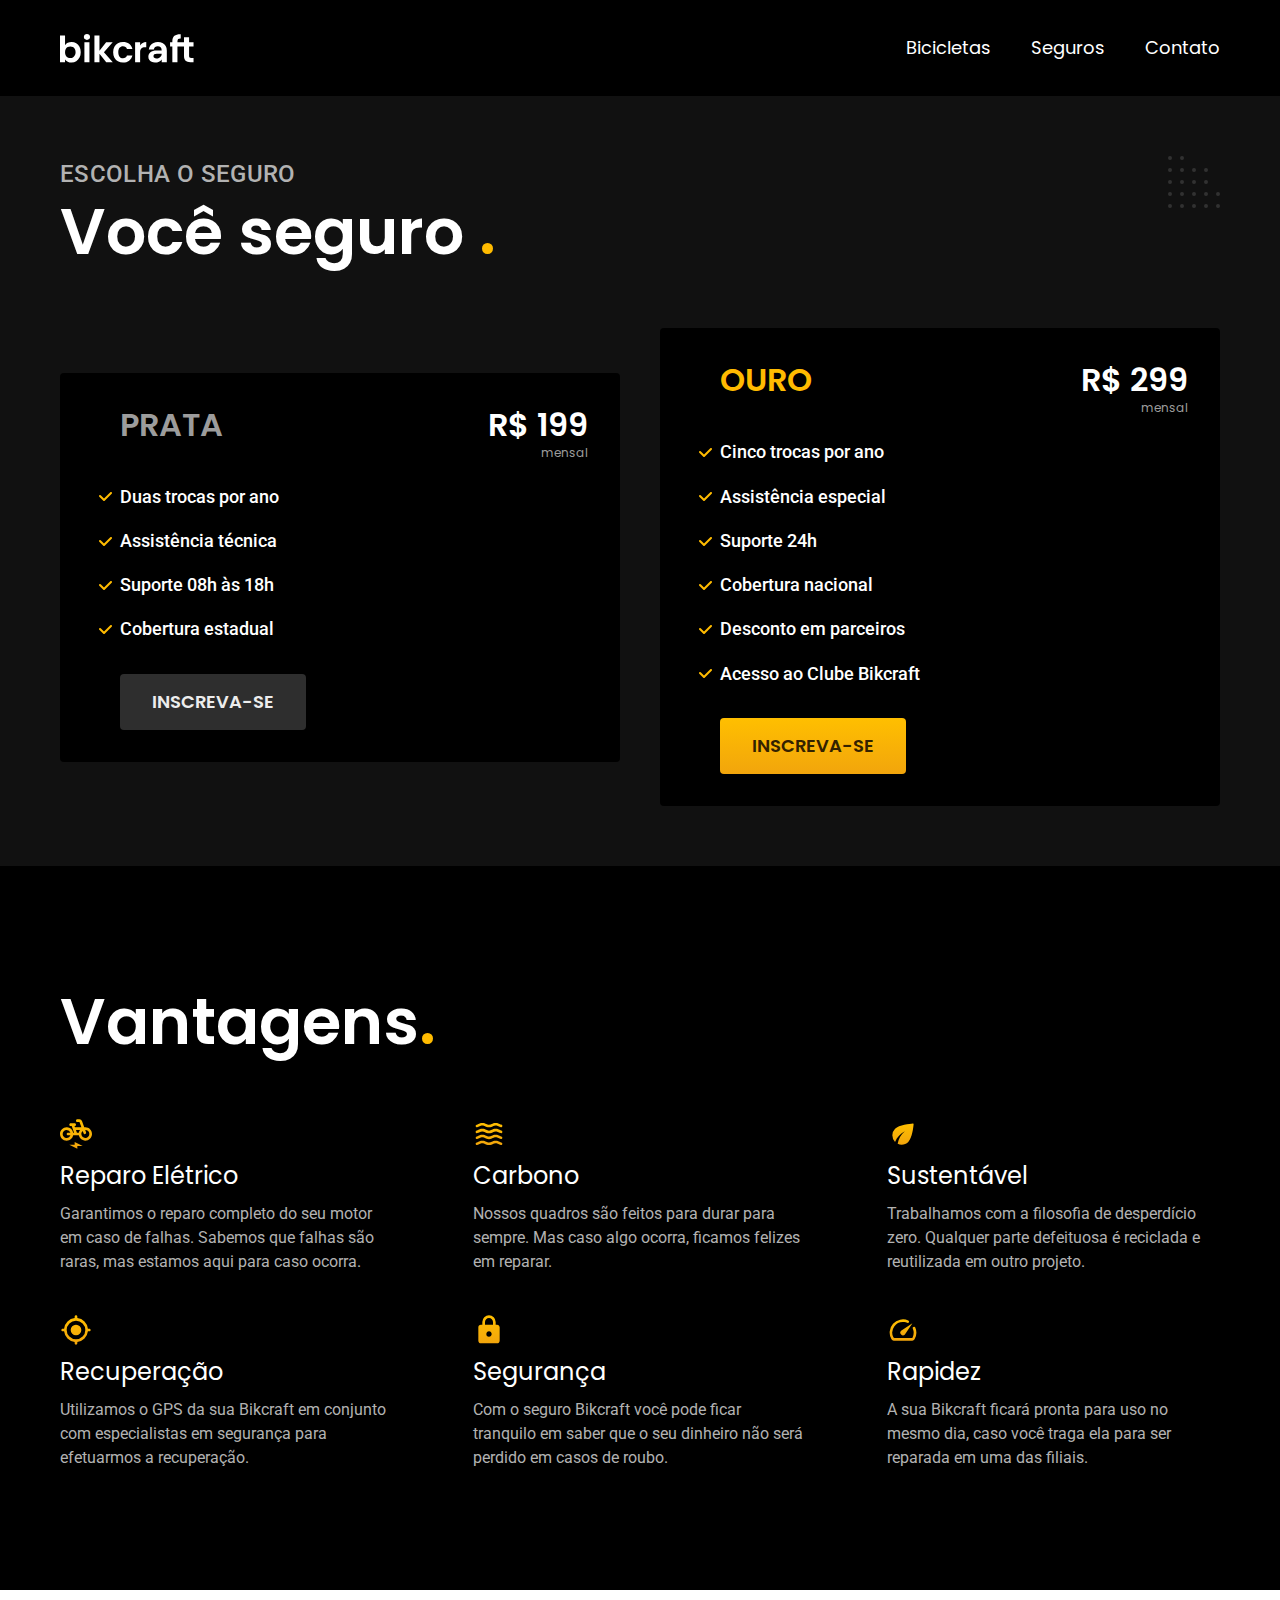
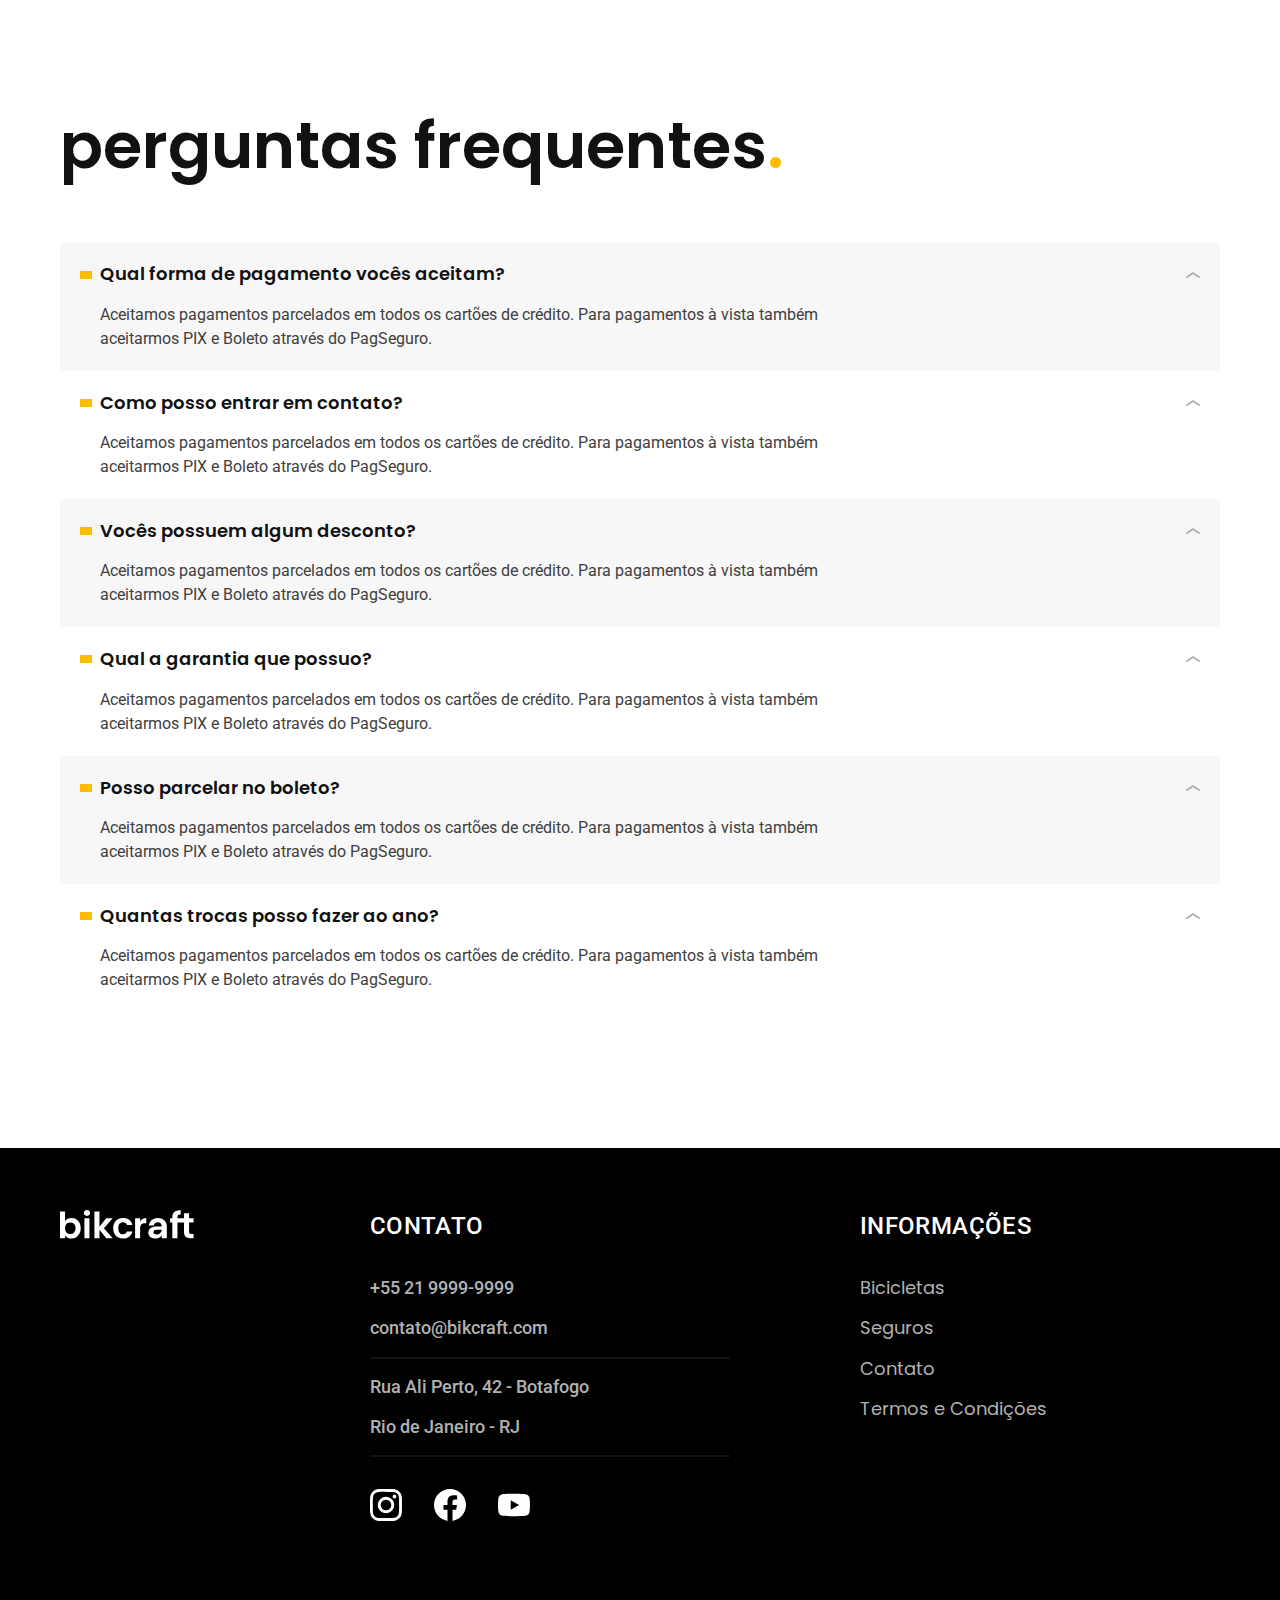
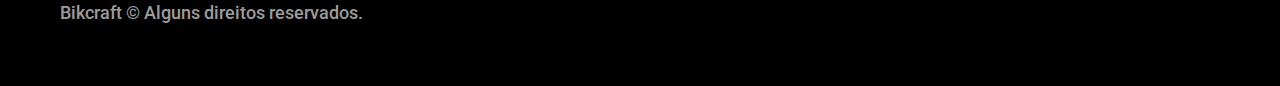
<file: seguros.html>
<!DOCTYPE html>
<html lang="pt-br">
<head>
    <meta charset="UTF-8">
    <meta http-equiv="X-UA-Compatible" content="IE=edge">
    <meta name="viewport" content="width=device-width, initial-scale=1.0">
    <title>Seguros | Bikcraft</title>
    <meta name="description" content="Termos e condições.">
    <link rel="preload" href="./css/style.css">
    <link rel="stylesheet" href="./css/style.css">
    <link rel="preconnect" href="https://fonts.googleapis.com">
    <link rel="preconnect" href="https://fonts.gstatic.com" crossorigin>
    <link href="https://fonts.googleapis.com/css2?family=Merriweather:ital,wght@1,900&family=Poppins:wght@400;600&family=Roboto:wght@400;500&display=swap" rel="stylesheet">
</head>
<body id="seguros">
    <header class="header-bg">
        <div class="header container">
            <a href="./index.html"><img src="img/bikcraft.svg" alt="bikcraft"></a>
            <nav aria-label="primaria">
                <ul class="header-menu font-1-m cor-0">
                    <li><a href="./bicicletas.html">Bicicletas</a></li>
                    <li><a href="./seguros.html">Seguros</a></li>
                    <li><a href="./contato.html">Contato</a></li>
                </ul>
            </nav>
        </div>
    </header>
    
    
    <main class="seguros-bg">
        <div class="titulo-bg">
            <div class="titulo container">
                <p class="font-2-l-b cor-5">Escolha o seguro</p>
                <h1 class="font-1-xxl cor-0">Você seguro <span class="cor-p1">.</span></h1>

            </div>
        </div>

        
            <div class="seguros container">
                <div class="seguros-item">
                    <h3 class="font-1-xl cor-6">PRATA</h3>
                    <span class="font-1-xl cor-0">R$ 199 <span class="font-1-xs cor-6">mensal</span></span>
                    <ul class="font-2-m cor-0">
                        <li>Duas trocas por ano</li>
                        <li>Assistência técnica</li>
                        <li>Suporte 08h às 18h</li>
                        <li>Cobertura estadual</li>
                    </ul>
                    <a class="botao secundario" href="./orcamento.html">Inscreva-se</a>
                </div>
    
                <div class="seguros-item">
                    <h3 class="font-1-xl cor-p1">OURO</h3>
                    <span class="font-1-xl cor-0">R$ 299 <span class="font-1-xs cor-6">mensal</span></span>
                    <ul class="font-2-m cor-0">
                        <li>Cinco trocas por ano</li>
                        <li>Assistência especial</li>
                        <li>Suporte 24h</li>
                        <li>Cobertura nacional</li>
                        <li>Desconto em parceiros</li>
                        <li>Acesso ao Clube Bikcraft</li>
                    </ul>
                    <a class="botao" href="./orcamento.html">Inscreva-se</a>
                </div>
    
            </div>
    
        

    </main>

    <article class="vantagens-bg">
        <div class="vantagens container">
            <h2 class="font-1-xxl cor-0">Vantagens<span class="cor-p1">.</span></h2>
            <ul>
                <li>
                    <img src="img/icones/eletrica.svg" alt="">
                    <h3 class="font-1-l cor-0">Reparo Elétrico</h3>
                    <p class="font-2-s cor-5">Garantimos o reparo completo do seu motor em caso de falhas. Sabemos que falhas são raras, mas estamos aqui para caso ocorra.</p>
                </li>

                <li>
                    <img src="img/icones/carbono.svg" alt="">
                    <h3 class="font-1-l cor-0">Carbono</h3>
                    <p class="font-2-s cor-5">Nossos quadros são feitos para durar para sempre. Mas caso algo ocorra, ficamos felizes em reparar.</p>
                </li>

                <li>
                    <img src="img/icones/sustentavel.svg" alt="">
                    <h3 class="font-1-l cor-0">Sustentável</h3>
                    <p class="font-2-s cor-5">Trabalhamos com a filosofia de desperdício zero. Qualquer parte defeituosa é reciclada e reutilizada em outro projeto.</p>
                </li>

                <li>
                    <img src="img/icones/rastreador.svg" alt="">
                    <h3 class="font-1-l cor-0">Recuperação</h3>
                    <p class="font-2-s cor-5">Utilizamos o GPS da sua Bikcraft em conjunto com especialistas em segurança para efetuarmos a recuperação.</p>
                </li>

                <li>
                    <img src="img/icones/seguro.svg" alt="">
                    <h3 class="font-1-l cor-0">Segurança</h3>
                    <p class="font-2-s cor-5">Com o seguro Bikcraft você pode ficar tranquilo em saber que o seu dinheiro não será perdido em casos de roubo.</p>
                </li>

                <li>
                    <img src="img/icones/velocidade.svg" alt="">
                    <h3 class="font-1-l cor-0">Rapidez</h3>
                    <p class="font-2-s cor-5">A sua Bikcraft ficará pronta para uso no mesmo dia, caso você traga ela para ser reparada em uma das filiais.</p>
                </li>
            </ul>
        </div>
    </article>  
    
    
    <article class="perguntas container">
        <h2 class="font-1-xxl">perguntas frequentes<span class="cor-p1">.</span></h2>

        <dl>
            <div>
                <dt class="font-1-m-b">Qual forma de pagamento vocês aceitam?</dt>
                <dd class="font-2-s cor-9">Aceitamos pagamentos parcelados em todos os cartões de crédito. Para pagamentos à vista também aceitarmos PIX e Boleto através do PagSeguro.</dd>
            </div>

            <div>
                <dt class="font-1-m-b">Como posso entrar em contato?</dt>
                <dd class="font-2-s cor-9">Aceitamos pagamentos parcelados em todos os cartões de crédito. Para pagamentos à vista também aceitarmos PIX e Boleto através do PagSeguro.</dd>
            </div>

            <div>
                <dt class="font-1-m-b">Vocês possuem algum desconto?</dt>
                <dd class="font-2-s cor-9">Aceitamos pagamentos parcelados em todos os cartões de crédito. Para pagamentos à vista também aceitarmos PIX e Boleto através do PagSeguro.</dd>
            </div>

            <div>
                <dt class="font-1-m-b">Qual a garantia que possuo?</dt>
                <dd class="font-2-s cor-9">Aceitamos pagamentos parcelados em todos os cartões de crédito. Para pagamentos à vista também aceitarmos PIX e Boleto através do PagSeguro.</dd>
            </div>

            <div>
                <dt class="font-1-m-b">Posso parcelar no boleto?</dt>
                <dd class="font-2-s cor-9">Aceitamos pagamentos parcelados em todos os cartões de crédito. Para pagamentos à vista também aceitarmos PIX e Boleto através do PagSeguro.</dd>
            </div>

            <div>
                <dt class="font-1-m-b">Quantas trocas posso fazer ao ano?</dt>
                <dd class="font-2-s cor-9">Aceitamos pagamentos parcelados em todos os cartões de crédito. Para pagamentos à vista também aceitarmos PIX e Boleto através do PagSeguro.</dd>
            </div>
        </dl>
    </article>

   
    <footer class="footer-bg">
        <div class="footer container">
            <img src="img/bikcraft.svg" alt="bikcraft">
            
            
            <div class="footer-contato">
                <h3 class="font-2-l-b cor-0">Contato</h3>
                <ul class="font-2-m cor-5">
                    <li><a href="tel:+5521999999999">+55 21 9999-9999</a></li>
                    <li><a href="mailto:contato@bikcraft.com">contato@bikcraft.com</a></li>
                    <li>Rua Ali Perto, 42 - Botafogo</li>
                    <li>Rio de Janeiro - RJ</li>
                </ul>
                <div class="footer-redes">
                    <a href="./"><img src="./img/redes/instagram.svg" alt="Instagram"></a>
                    <a href="./"><img src="./img/redes/facebook.svg" alt="Facebook"></a>
                    <a href="./"><img src="./img/redes/youtube.svg" alt="Youtube"></a>

                </div>
            </div>

            
            <div class="footer-informacoes">
                <h3 class="font-2-l-b cor-0">Informações</h3>
                <nav>
                    <ul class="font-1-m cor-5">
                        <li><a href="./bicicletas.html">Bicicletas</a></li>
                        <li><a href="./seguros.html">Seguros</a></li>
                        <li><a href="./contatos.html">Contato</a></li>
                        <li><a href="./termos.html">Termos e Condições</a></li>
                    </ul>
                </nav>

            </div>
            <p class="footer-copy font-2-m cor-6">Bikcraft © Alguns direitos reservados.</p>

        </div>

    </footer>
    
    
    
</body>
</html>
</file>
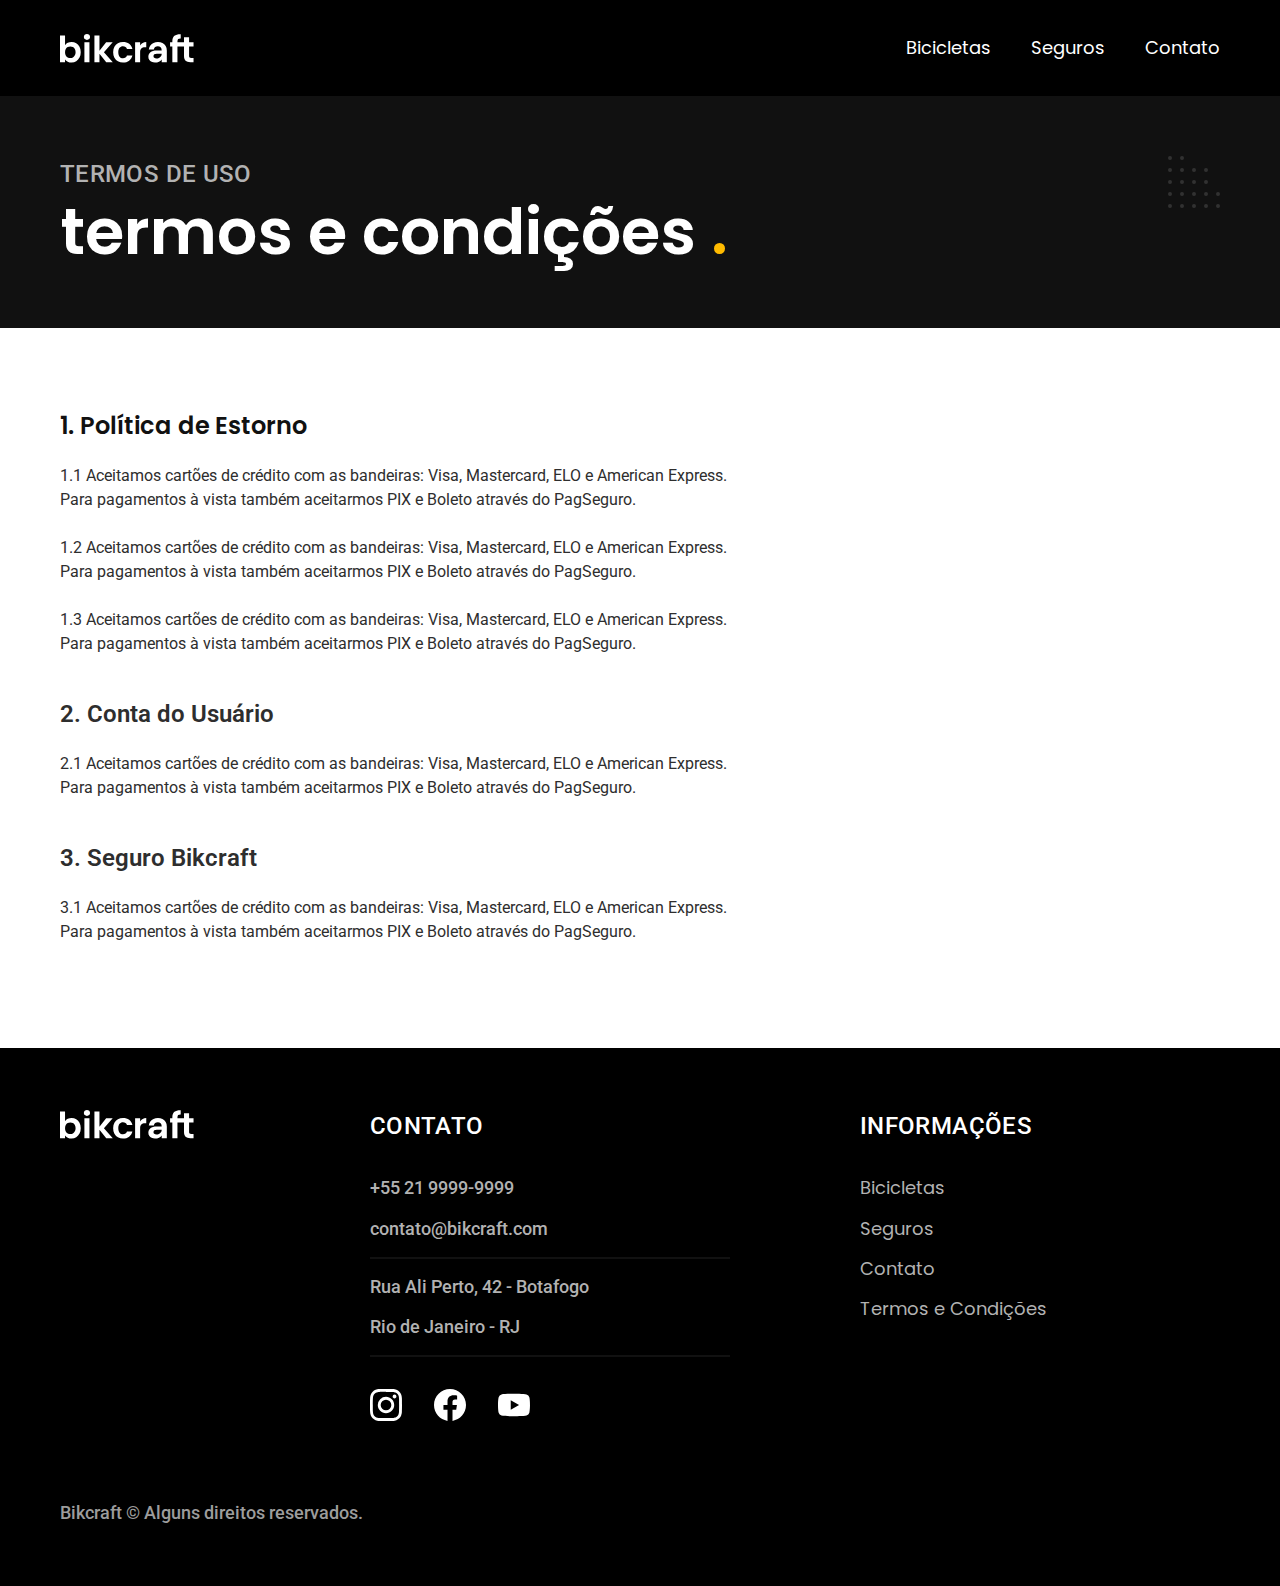
<file: termos.html>
<!DOCTYPE html>
<html lang="pt-br">
<head>
    <meta charset="UTF-8">
    <meta http-equiv="X-UA-Compatible" content="IE=edge">
    <meta name="viewport" content="width=device-width, initial-scale=1.0">
    <title>Termos e Condições | Bikcraft</title>
    <meta name="description" content="Termos e condições.">
    <link rel="preload" href="./css/style.css">
    <link rel="stylesheet" href="./css/style.css">
    <link rel="preconnect" href="https://fonts.googleapis.com">
    <link rel="preconnect" href="https://fonts.gstatic.com" crossorigin>
    <link href="https://fonts.googleapis.com/css2?family=Merriweather:ital,wght@1,900&family=Poppins:wght@400;600&family=Roboto:wght@400;500&display=swap" rel="stylesheet">
</head>
<body id="termos">
    <header class="header-bg">
        <div class="header container">
            <a href="./index.html"><img src="img/bikcraft.svg" alt="bikcraft"></a>
            <nav aria-label="primaria">
                <ul class="header-menu font-1-m cor-0">
                    <li><a href="./bicicletas.html">Bicicletas</a></li>
                    <li><a href="./seguros.html">Seguros</a></li>
                    <li><a href="./contato.html">Contato</a></li>
                </ul>
            </nav>
        </div>
    </header>
    
    
    <main>
        <div class="titulo-bg">
            <div class="titulo container">
                <p class="font-2-l-b cor-5">termos de uso</p>
                <h1 class="font-1-xxl cor-0">termos e condições <span class="cor-p1">.</span></h1>

            </div>
        </div>

        <div class="termos font-2-s cor-10 container">
            <h2 class="font-1-l cor-11">1. Política de Estorno</h2>
            <p>1.1 Aceitamos cartões de crédito com as bandeiras: Visa, Mastercard, ELO e American Express. Para pagamentos à vista também aceitarmos PIX e Boleto através do PagSeguro.</p>
            <p>1.2 Aceitamos cartões de crédito com as bandeiras: Visa, Mastercard, ELO e American Express. Para pagamentos à vista também aceitarmos PIX e Boleto através do PagSeguro.</p>
            <p>1.3 Aceitamos cartões de crédito com as bandeiras: Visa, Mastercard, ELO e American Express. Para pagamentos à vista também aceitarmos PIX e Boleto através do PagSeguro.</p>

            <h2>2. Conta do Usuário</h2>
            <p>2.1 Aceitamos cartões de crédito com as bandeiras: Visa, Mastercard, ELO e American Express. Para pagamentos à vista também aceitarmos PIX e Boleto através do PagSeguro.</p>

            <h2>3. Seguro Bikcraft</h2>
            <p>3.1 Aceitamos cartões de crédito com as bandeiras: Visa, Mastercard, ELO e American Express. Para pagamentos à vista também aceitarmos PIX e Boleto através do PagSeguro.</p>


        </div>

    </main>

   
    <footer class="footer-bg">
        <div class="footer container">
            <img src="img/bikcraft.svg" alt="bikcraft">
            
            
            <div class="footer-contato">
                <h3 class="font-2-l-b cor-0">Contato</h3>
                <ul class="font-2-m cor-5">
                    <li><a href="tel:+5521999999999">+55 21 9999-9999</a></li>
                    <li><a href="mailto:contato@bikcraft.com">contato@bikcraft.com</a></li>
                    <li>Rua Ali Perto, 42 - Botafogo</li>
                    <li>Rio de Janeiro - RJ</li>
                </ul>
                <div class="footer-redes">
                    <a href="./"><img src="./img/redes/instagram.svg" alt="Instagram"></a>
                    <a href="./"><img src="./img/redes/facebook.svg" alt="Facebook"></a>
                    <a href="./"><img src="./img/redes/youtube.svg" alt="Youtube"></a>

                </div>
            </div>

            
            <div class="footer-informacoes">
                <h3 class="font-2-l-b cor-0">Informações</h3>
                <nav>
                    <ul class="font-1-m cor-5">
                        <li><a href="./bicicletas.html">Bicicletas</a></li>
                        <li><a href="./seguros.html">Seguros</a></li>
                        <li><a href="./contatos.html">Contato</a></li>
                        <li><a href="./termos.html">Termos e Condições</a></li>
                    </ul>
                </nav>

            </div>
            <p class="footer-copy font-2-m cor-6">Bikcraft © Alguns direitos reservados.</p>

        </div>

    </footer>
    
    
    
</body>
</html>
</file>
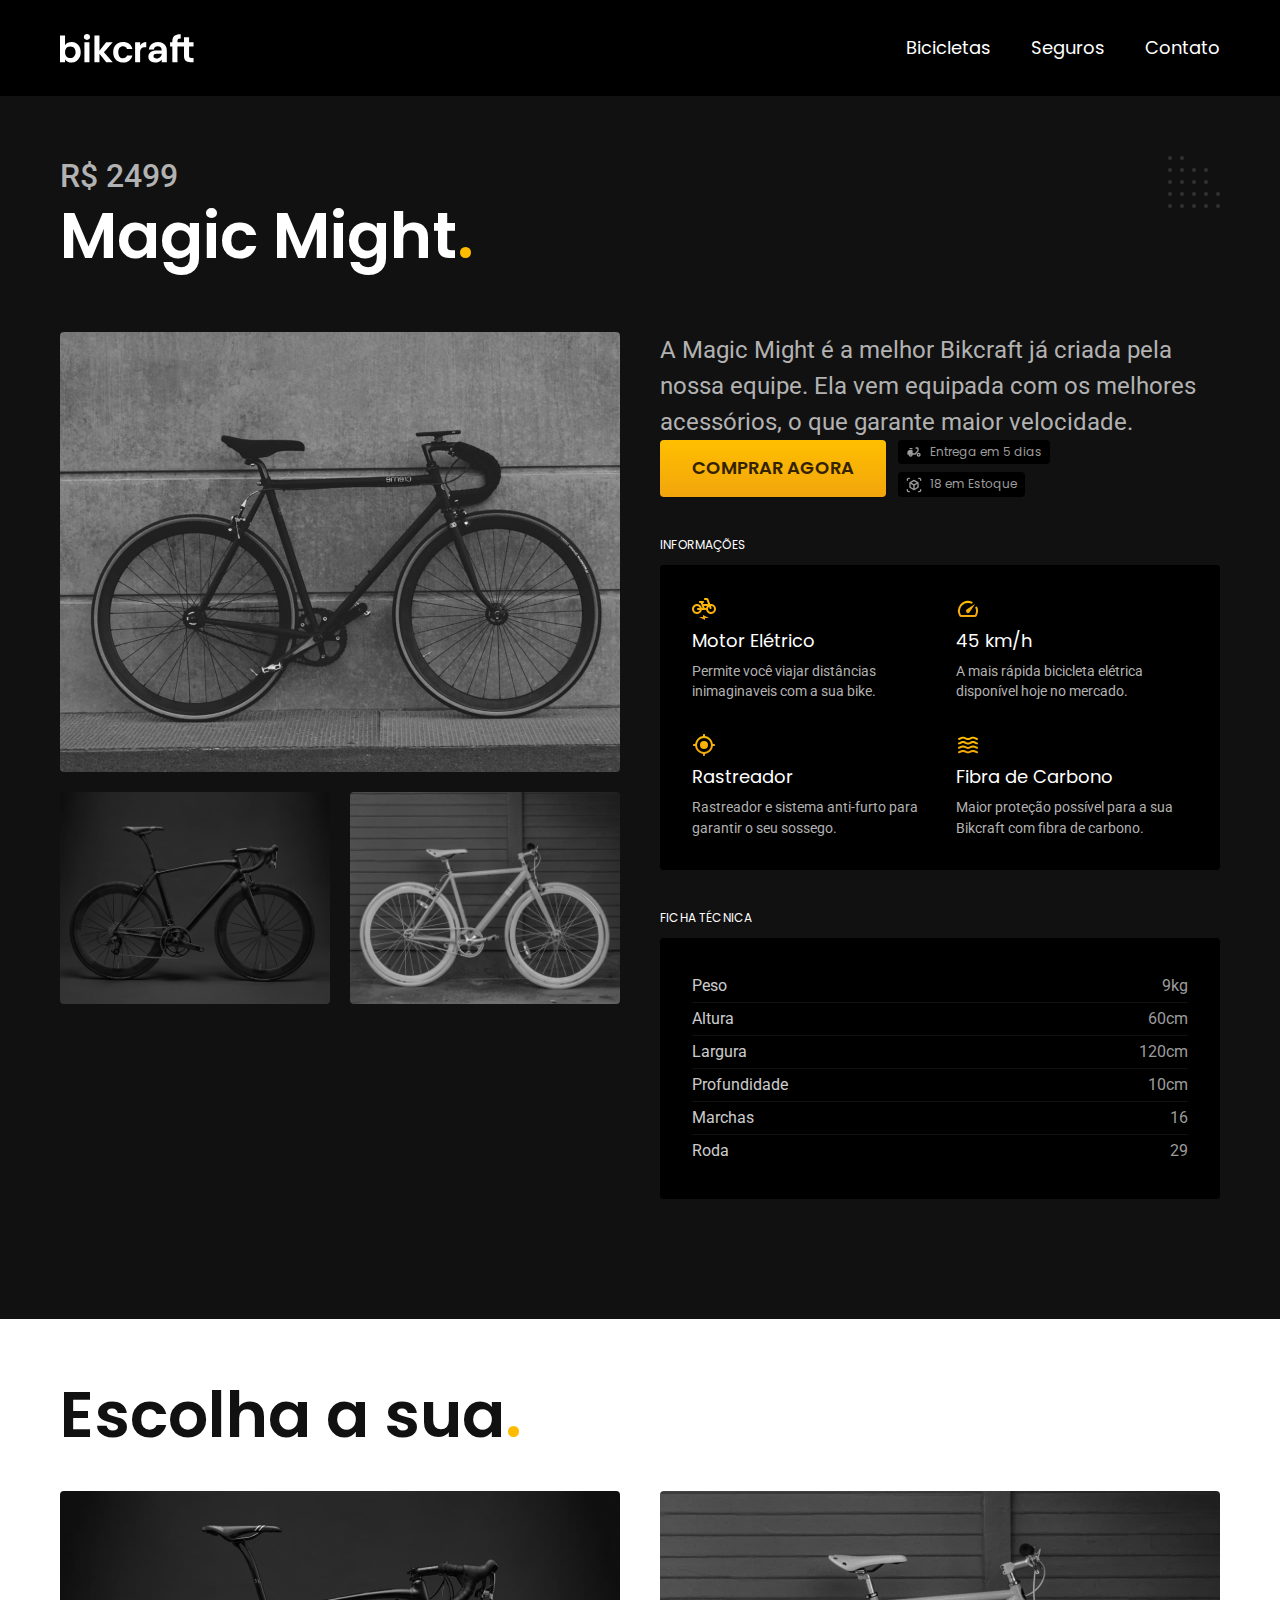
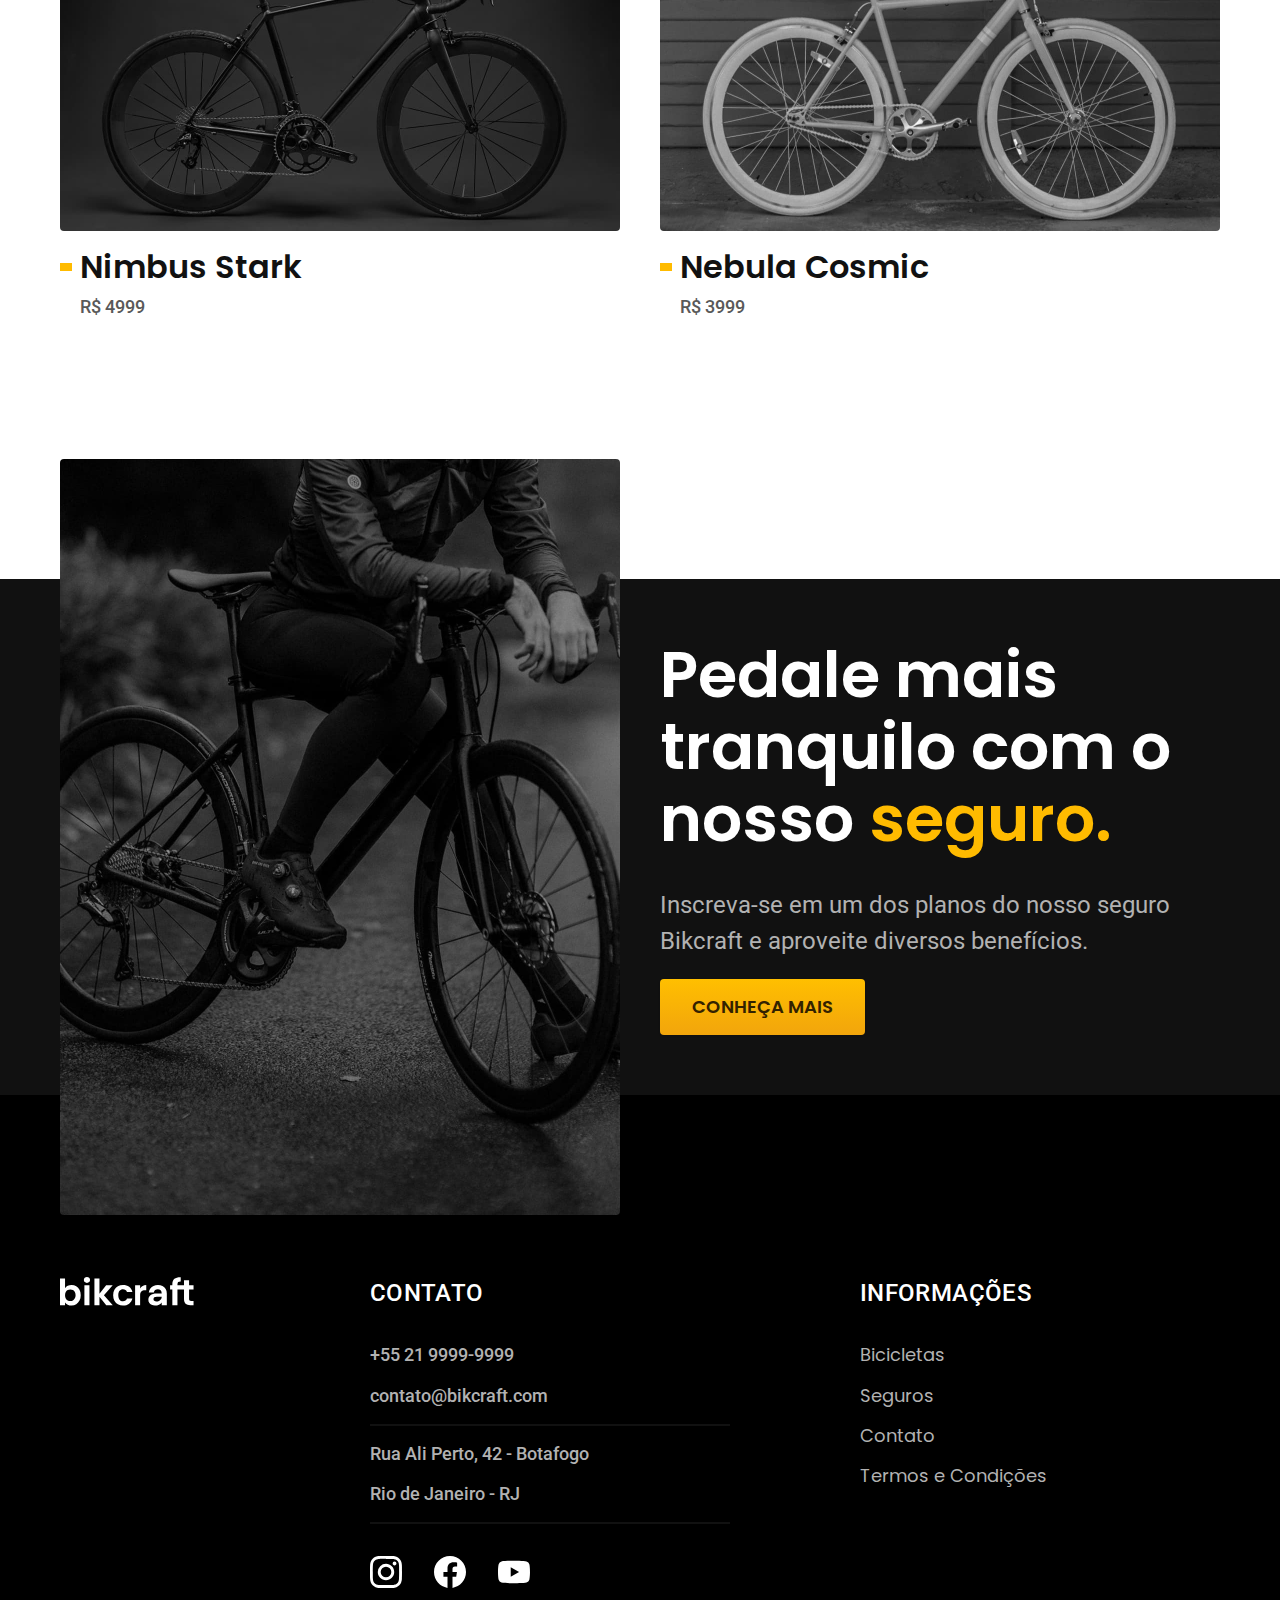
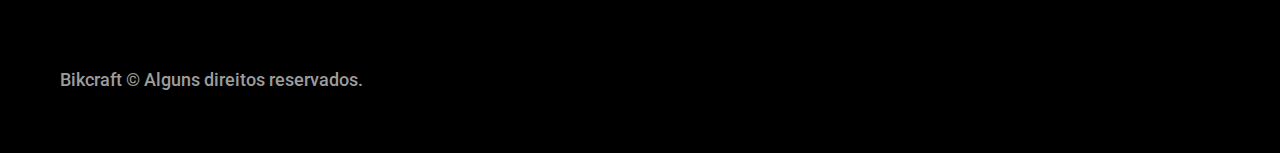
<file: bicicletas/magic.html>
<!DOCTYPE html>
<html lang="pt-br">
<head>
    <meta charset="UTF-8">
    <meta http-equiv="X-UA-Compatible" content="IE=edge">
    <meta name="viewport" content="width=device-width, initial-scale=1.0">
    <title>Magic Might | Bikcraft</title>
    <meta name="description" content="Termos e condições.">
    <link rel="stylesheet" href="../css/style.css">
    <link rel="preconnect" href="https://fonts.googleapis.com">
    <link rel="preconnect" href="https://fonts.gstatic.com" crossorigin>
    <link href="https://fonts.googleapis.com/css2?family=Merriweather:ital,wght@1,900&family=Poppins:wght@400;600&family=Roboto:wght@400;500&display=swap" rel="stylesheet">
</head>
<body id="bicicleta">
    <header class="header-bg">
        <div class="header container">
            <a href="../index.html"><img src="../img/bikcraft.svg" alt="bikcraft"></a>
            <nav aria-label="primaria">
                <ul class="header-menu font-1-m cor-0">
                    <li><a href="../bicicletas.html">Bicicletas</a></li>
                    <li><a href="../seguros.html">Seguros</a></li>
                    <li><a href="../contatos.html">Contato</a></li>
                </ul>
            </nav>
        </div>
    </header>
    
    
    <main class="titulo-bg">
        <div >
            <div class="titulo container">
                <p class="font-2-xl cor-5">R$ 2499</p>
                <h1 class="font-1-xxl cor-0">Magic Might<span class="cor-p1">.</span></h1>

            </div>
        </div>

        <div class="bicicleta container">
            <div class="bicicleta-imagens">
                <img src="../img/bicicleta/nimbus2.jpg" alt="">
                <img src="../img/bicicleta/nimbus1.jpg" alt="">
                <img src="../img/bicicleta/nimbus3.jpg" alt="">
            </div>
            <div class="bicicleta-conteudo">
                <p class="font-2-l cor-5">A Magic Might é a melhor Bikcraft já criada pela nossa equipe. Ela vem equipada com os melhores acessórios, o que garante maior velocidade.</p>
                <div class="bicicleta-comprar">
                    <a class="botao" href="../orcamento.html"> Comprar Agora</a>
                    <span class="font-1-xs cor-6"><img src="../img/icones/entrega.svg" alt=""> Entrega em 5 dias</span>
                    <span class="font-1-xs cor-6"><img src="../img/icones/estoque.svg" alt=""> 18 em Estoque</span>
                </div>
            
                <h2 class="font-1-xs cor-0">Informações</h2>
                <ul class="bicicleta-informacoes">
                    <li>
                        <img src="../img/icones/eletrica.svg" alt="">
                        <h3 class="font-1-m cor-0">Motor Elétrico</h3>
                        <p class="font-2-xs cor-5">Permite você viajar distâncias inimaginaveis com a sua bike.</p>
                    </li>

                    <li>
                        <img src="../img/icones/velocidade.svg" alt="">
                        <h3 class="font-1-m cor-0">45 km/h</h3>
                        <p class="font-2-xs cor-5">A mais rápida bicicleta elétrica disponível hoje no mercado.</p>
                    </li>

                    <li>
                        <img src="../img/icones/rastreador.svg" alt="">
                        <h3 class="font-1-m cor-0">Rastreador</h3>
                        <p class="font-2-xs cor-5">Rastreador e sistema anti-furto para garantir o seu sossego.</p>
                    </li>

                    <li>
                        <img src="../img/icones/carbono.svg" alt="">
                        <h3 class="font-1-m cor-0">Fibra de Carbono</h3>
                        <p class="font-2-xs cor-5">Maior proteção possível para a sua Bikcraft com fibra de carbono.</p>
                    </li>
                </ul>
                <h2 class="font-1-xs cor-0">Ficha Técnica</h2>
                <ul class="bicicleta-ficha font-2-s cor-4">
                    <li>
                        Peso <span>9kg</span>
                    </li>
                    <li>
                        Altura <span>60cm</span>
                    </li>
                    <li>
                        Largura <span>120cm</span>
                    </li>
                    <li>
                        Profundidade <span>10cm</span>
                    </li>
                    <li>
                        Marchas <span>16</span>
                    </li>
                    <li>
                        Roda <span>29</span>
                    </li>
                </ul>
            </div>
        </div>

    </main>

    <article class="bicicletas-lista container">
        <h2 class="font-1-xxl ">Escolha a sua<span class="cor-p1">.</span></h2>

        <ul>
            <li>
                <a href="./nimbus.html">
                    <img src="../img/bicicletas/nimbus.jpg" alt="Bicicleta preta">
                    <h3 class="font-1-xl">Nimbus Stark</h3>
                    <span class="font-2-m cor-8">R$ 4999</span>
                </a>
            </li>


            <li>
                <a href="./nebula.html">
                    <img src="../img/bicicletas/nebula.jpg" alt="Bicicleta preta">
                    <h3 class="font-1-xl">Nebula Cosmic</h3>
                    <span class="font-2-m cor-8">R$ 3999</span>
                </a>
            </li>
        </ul>
    </article>

    <article class="seguro-bg">
        <div class="seguro container">
            <div class="seguro-imagem">
                <img src="../img/fotos/seguros.jpg" alt="Pessoa parada em cima de uma bicicleta.">
            </div>
            <div class="seguro-conteudo">
                <h2 class="font-1-xxl cor-0">Pedale mais tranquilo com o nosso <span class="cor-p1">seguro.</span></h2>
                <p class="font-2-l cor-5">Inscreva-se em um dos planos do nosso seguro Bikcraft e aproveite diversos benefícios.</p>
                <a class="botao" href="../seguros.html">Conheça Mais</a>
            </div>
        </div>
    </article>

   
    <footer class="footer-bg">
        <div class="footer container">
            <img src="../img/bikcraft.svg" alt="bikcraft">
            
            
            <div class="footer-contato">
                <h3 class="font-2-l-b cor-0">Contato</h3>
                <ul class="font-2-m cor-5">
                    <li><a href="tel:+5521999999999">+55 21 9999-9999</a></li>
                    <li><a href="mailto:contato@bikcraft.com">contato@bikcraft.com</a></li>
                    <li>Rua Ali Perto, 42 - Botafogo</li>
                    <li>Rio de Janeiro - RJ</li>
                </ul>
                <div class="footer-redes">
                    <a href="../"><img src="../img/redes/instagram.svg" alt="Instagram"></a>
                    <a href="../"><img src="../img/redes/facebook.svg" alt="Facebook"></a>
                    <a href="../"><img src="../img/redes/youtube.svg" alt="Youtube"></a>

                </div>
            </div>

            
            <div class="footer-informacoes">
                <h3 class="font-2-l-b cor-0">Informações</h3>
                <nav>
                    <ul class="font-1-m cor-5">
                        <li><a href="../bicicletas.html">Bicicletas</a></li>
                        <li><a href="../seguros.html">Seguros</a></li>
                        <li><a href="../contatos.html">Contato</a></li>
                        <li><a href="../termos.html">Termos e Condições</a></li>
                    </ul>
                </nav>

            </div>
            <p class="footer-copy font-2-m cor-6">Bikcraft © Alguns direitos reservados.</p>

        </div>

    </footer>
    
    
    
</body>
</html>
</file>
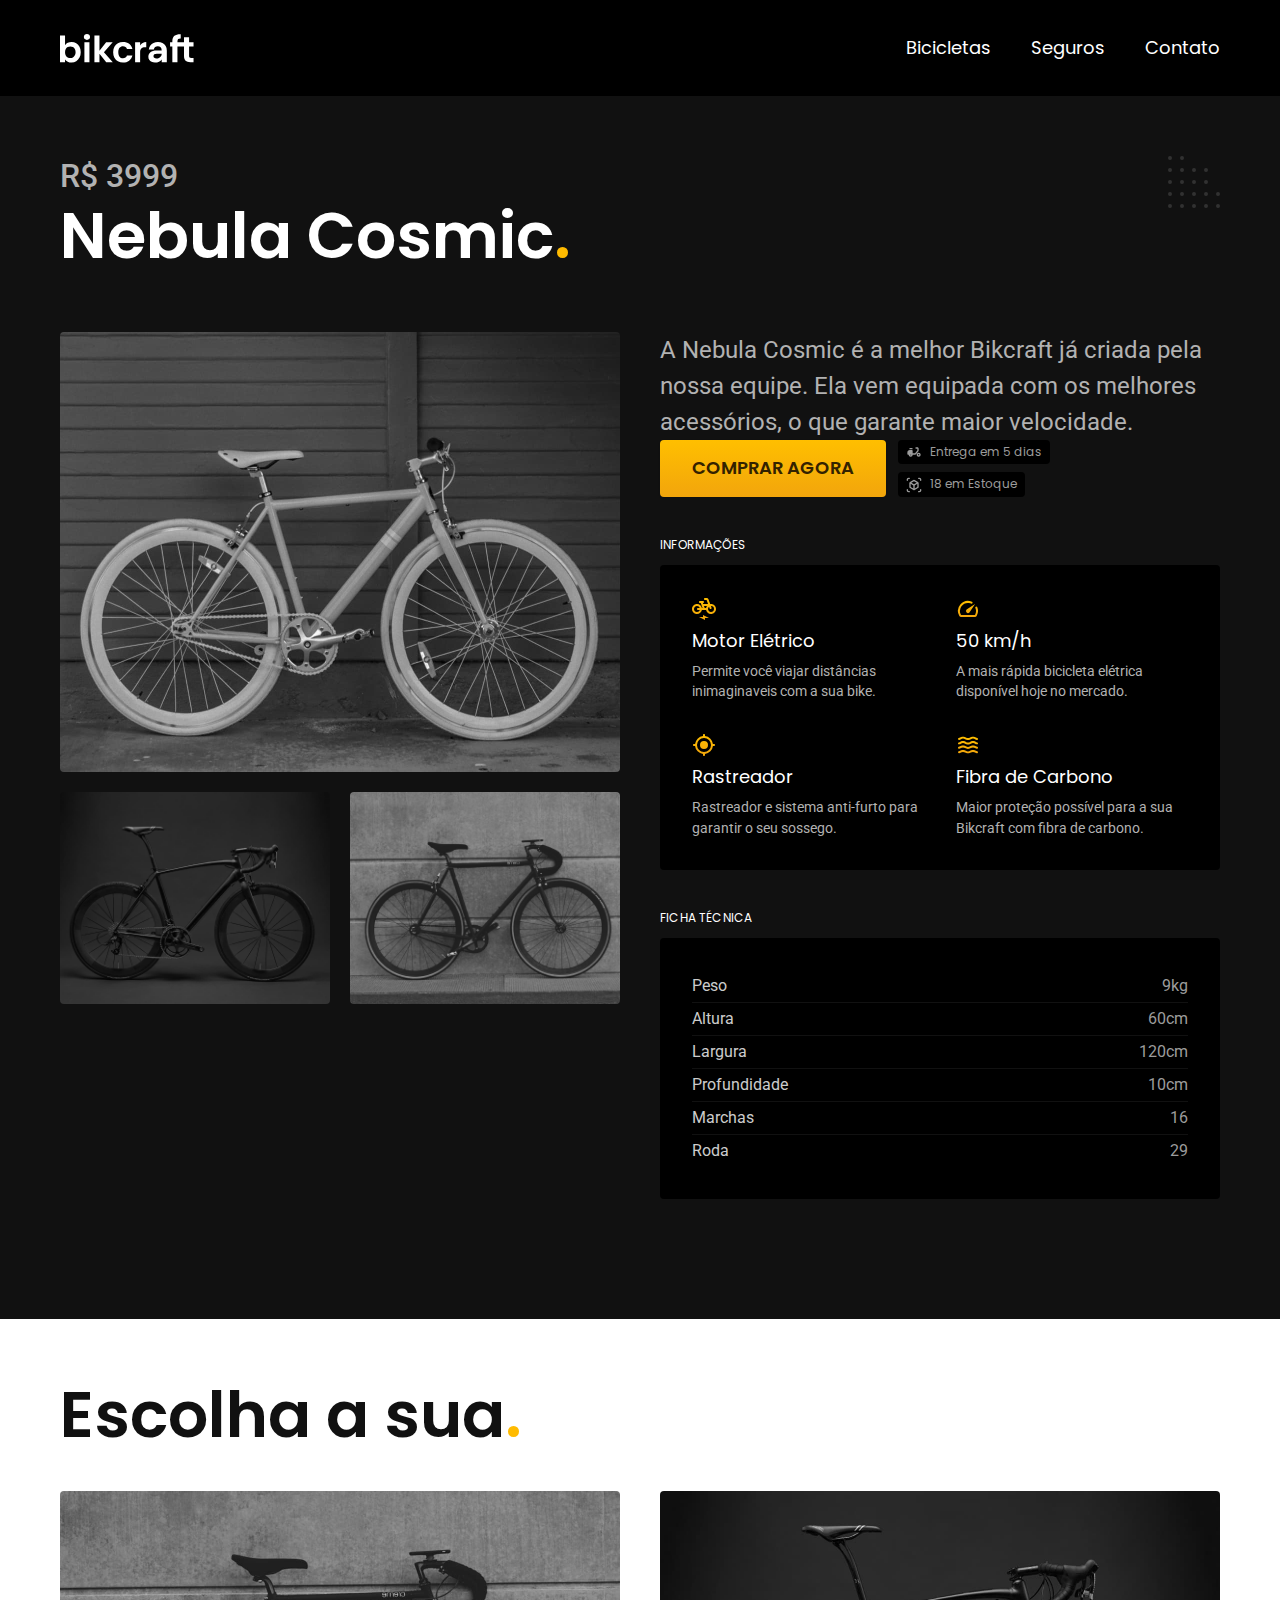
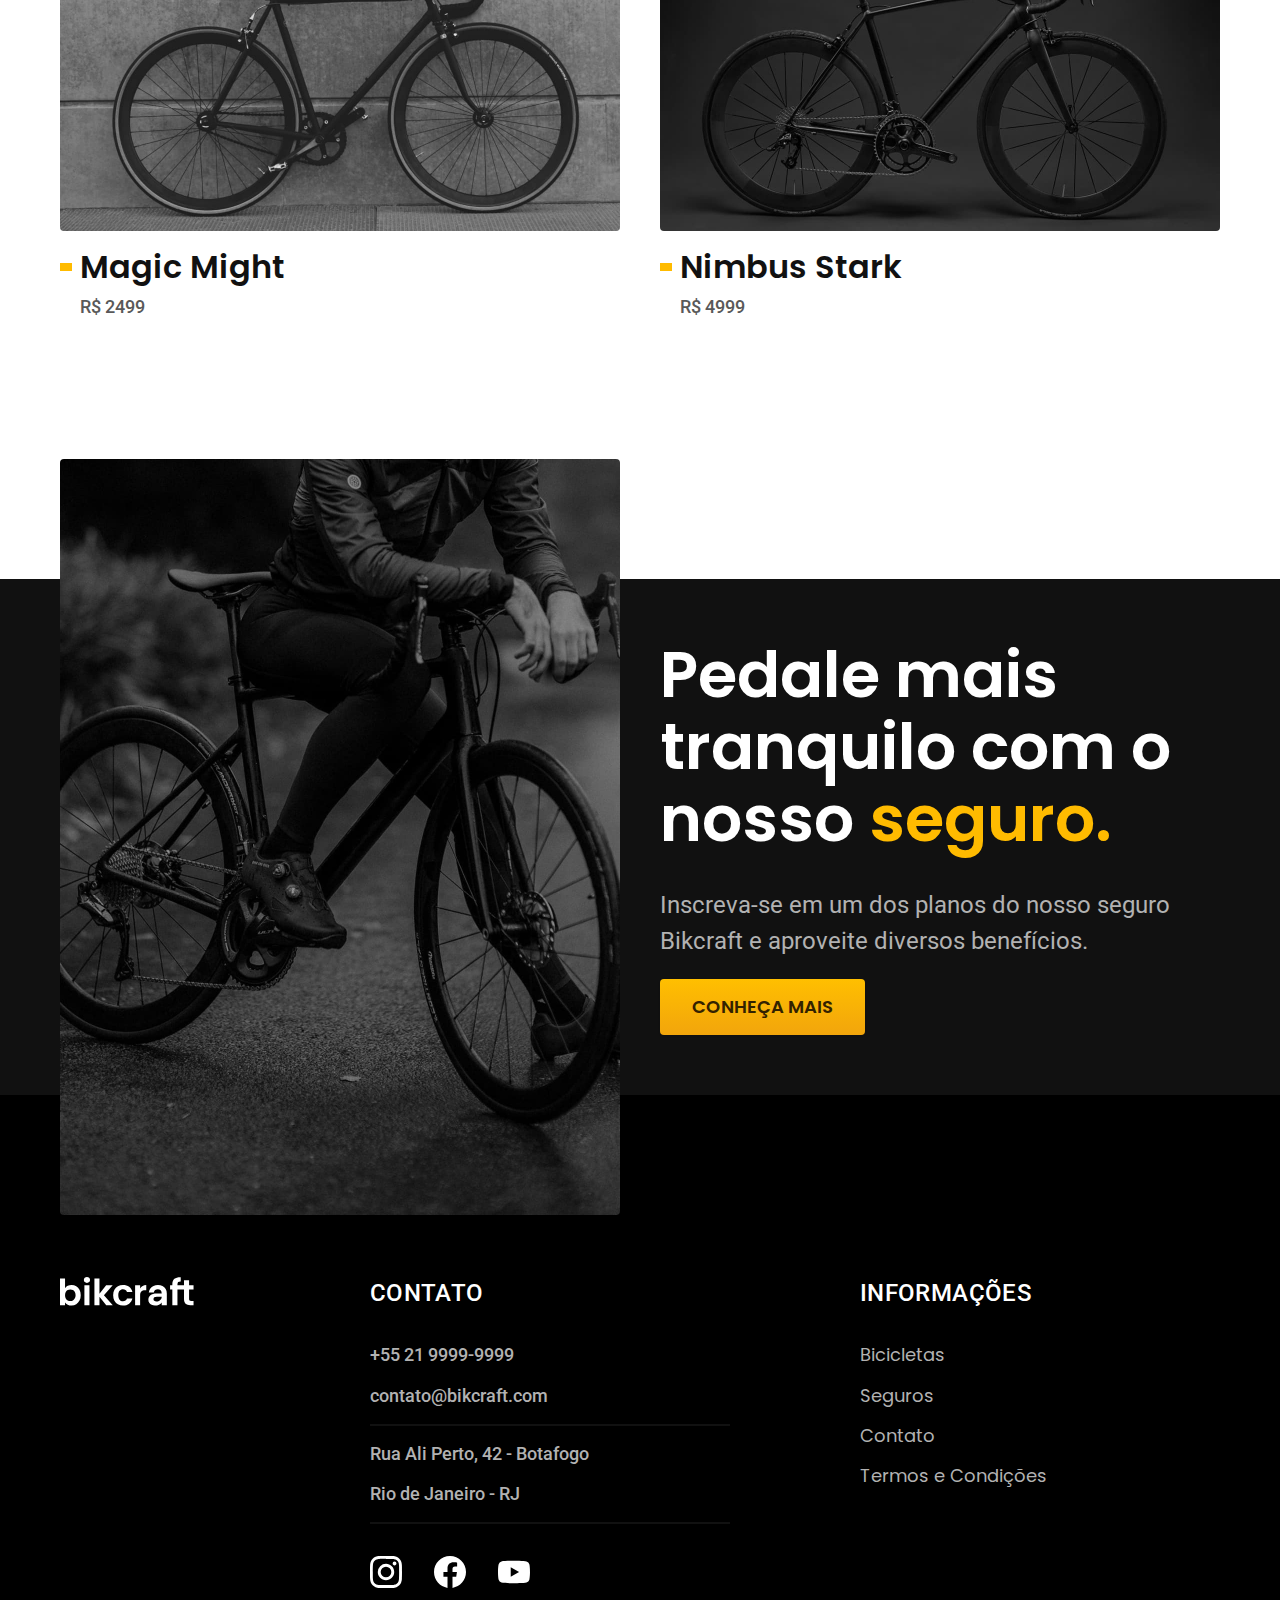
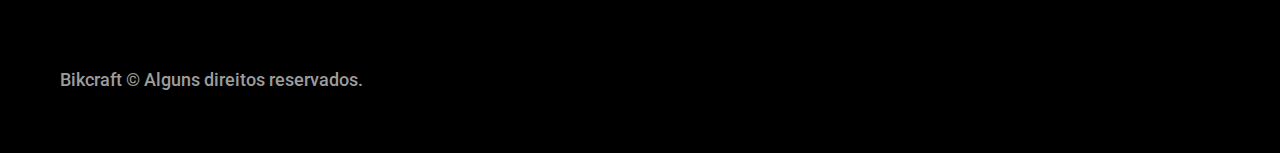
<file: bicicletas/nebula.html>
<!DOCTYPE html>
<html lang="pt-br">
<head>
    <meta charset="UTF-8">
    <meta http-equiv="X-UA-Compatible" content="IE=edge">
    <meta name="viewport" content="width=device-width, initial-scale=1.0">
    <title>Nebula Cosmic| Bikcraft</title>
    <meta name="description" content="Termos e condições.">
    <link rel="stylesheet" href="../css/style.css">
    <link rel="preconnect" href="https://fonts.googleapis.com">
    <link rel="preconnect" href="https://fonts.gstatic.com" crossorigin>
    <link href="https://fonts.googleapis.com/css2?family=Merriweather:ital,wght@1,900&family=Poppins:wght@400;600&family=Roboto:wght@400;500&display=swap" rel="stylesheet">
</head>
<body id="bicicleta">
    <header class="header-bg">
        <div class="header container">
            <a href="../index.html"><img src="../img/bikcraft.svg" alt="bikcraft"></a>
            <nav aria-label="primaria">
                <ul class="header-menu font-1-m cor-0">
                    <li><a href="../bicicletas.html">Bicicletas</a></li>
                    <li><a href="../seguros.html">Seguros</a></li>
                    <li><a href="../contatos.html">Contato</a></li>
                </ul>
            </nav>
        </div>
    </header>
    
    
    <main class="titulo-bg">
        <div >
            <div class="titulo container">
                <p class="font-2-xl cor-5">R$ 3999</p>
                <h1 class="font-1-xxl cor-0">Nebula Cosmic<span class="cor-p1">.</span></h1>

            </div>
        </div>

        <div class="bicicleta container">
            <div class="bicicleta-imagens">
                <img src="../img/bicicleta/nimbus3.jpg" alt="">
                <img src="../img/bicicleta/nimbus1.jpg" alt="">
                <img src="../img/bicicleta/nimbus2.jpg" alt="">
            </div>
            <div class="bicicleta-conteudo">
                <p class="font-2-l cor-5">A Nebula Cosmic é a melhor Bikcraft já criada pela nossa equipe. Ela vem equipada com os melhores acessórios, o que garante maior velocidade.</p>
                <div class="bicicleta-comprar">
                    <a class="botao" href="../orcamento.html"> Comprar Agora</a>
                    <span class="font-1-xs cor-6"><img src="../img/icones/entrega.svg" alt=""> Entrega em 5 dias</span>
                    <span class="font-1-xs cor-6"><img src="../img/icones/estoque.svg" alt=""> 18 em Estoque</span>
                </div>
            
                <h2 class="font-1-xs cor-0">Informações</h2>
                <ul class="bicicleta-informacoes">
                    <li>
                        <img src="../img/icones/eletrica.svg" alt="">
                        <h3 class="font-1-m cor-0">Motor Elétrico</h3>
                        <p class="font-2-xs cor-5">Permite você viajar distâncias inimaginaveis com a sua bike.</p>
                    </li>

                    <li>
                        <img src="../img/icones/velocidade.svg" alt="">
                        <h3 class="font-1-m cor-0">50 km/h</h3>
                        <p class="font-2-xs cor-5">A mais rápida bicicleta elétrica disponível hoje no mercado.</p>
                    </li>

                    <li>
                        <img src="../img/icones/rastreador.svg" alt="">
                        <h3 class="font-1-m cor-0">Rastreador</h3>
                        <p class="font-2-xs cor-5">Rastreador e sistema anti-furto para garantir o seu sossego.</p>
                    </li>

                    <li>
                        <img src="../img/icones/carbono.svg" alt="">
                        <h3 class="font-1-m cor-0">Fibra de Carbono</h3>
                        <p class="font-2-xs cor-5">Maior proteção possível para a sua Bikcraft com fibra de carbono.</p>
                    </li>
                </ul>
                <h2 class="font-1-xs cor-0">Ficha Técnica</h2>
                <ul class="bicicleta-ficha font-2-s cor-4">
                    <li>
                        Peso <span>9kg</span>
                    </li>
                    <li>
                        Altura <span>60cm</span>
                    </li>
                    <li>
                        Largura <span>120cm</span>
                    </li>
                    <li>
                        Profundidade <span>10cm</span>
                    </li>
                    <li>
                        Marchas <span>16</span>
                    </li>
                    <li>
                        Roda <span>29</span>
                    </li>
                </ul>
            </div>
        </div>

    </main>

    <article class="bicicletas-lista container">
        <h2 class="font-1-xxl ">Escolha a sua<span class="cor-p1">.</span></h2>

        <ul>
            <li>
                <a href="./magic.html">
                    <img src="../img/bicicletas/magic.jpg" alt="Bicicleta preta">
                    <h3 class="font-1-xl">Magic Might</h3>
                    <span class="font-2-m cor-8">R$ 2499</span>
                </a>
            </li>


            <li>
                <a href="./nimbus.html">
                    <img src="../img/bicicletas/nimbus.jpg" alt="Bicicleta preta">
                    <h3 class="font-1-xl">Nimbus Stark</h3>
                    <span class="font-2-m cor-8">R$ 4999</span>
                </a>
            </li>
        </ul>
    </article>

    <article class="seguro-bg">
        <div class="seguro container">
            <div class="seguro-imagem">
                <img src="../img/fotos/seguros.jpg" alt="Pessoa parada em cima de uma bicicleta.">
            </div>
            <div class="seguro-conteudo">
                <h2 class="font-1-xxl cor-0">Pedale mais tranquilo com o nosso <span class="cor-p1">seguro.</span></h2>
                <p class="font-2-l cor-5">Inscreva-se em um dos planos do nosso seguro Bikcraft e aproveite diversos benefícios.</p>
                <a class="botao" href="../seguros.html">Conheça Mais</a>
            </div>
        </div>
    </article>

   
    <footer class="footer-bg">
        <div class="footer container">
            <img src="../img/bikcraft.svg" alt="bikcraft">
            
            
            <div class="footer-contato">
                <h3 class="font-2-l-b cor-0">Contato</h3>
                <ul class="font-2-m cor-5">
                    <li><a href="tel:+5521999999999">+55 21 9999-9999</a></li>
                    <li><a href="mailto:contato@bikcraft.com">contato@bikcraft.com</a></li>
                    <li>Rua Ali Perto, 42 - Botafogo</li>
                    <li>Rio de Janeiro - RJ</li>
                </ul>
                <div class="footer-redes">
                    <a href="../"><img src="../img/redes/instagram.svg" alt="Instagram"></a>
                    <a href="../"><img src="../img/redes/facebook.svg" alt="Facebook"></a>
                    <a href="../"><img src="../img/redes/youtube.svg" alt="Youtube"></a>

                </div>
            </div>

            
            <div class="footer-informacoes">
                <h3 class="font-2-l-b cor-0">Informações</h3>
                <nav>
                    <ul class="font-1-m cor-5">
                        <li><a href="../bicicletas.html">Bicicletas</a></li>
                        <li><a href="../seguros.html">Seguros</a></li>
                        <li><a href="../contatos.html">Contato</a></li>
                        <li><a href="../termos.html">Termos e Condições</a></li>
                    </ul>
                </nav>

            </div>
            <p class="footer-copy font-2-m cor-6">Bikcraft © Alguns direitos reservados.</p>

        </div>

    </footer>
    
    
    
</body>
</html>
</file>
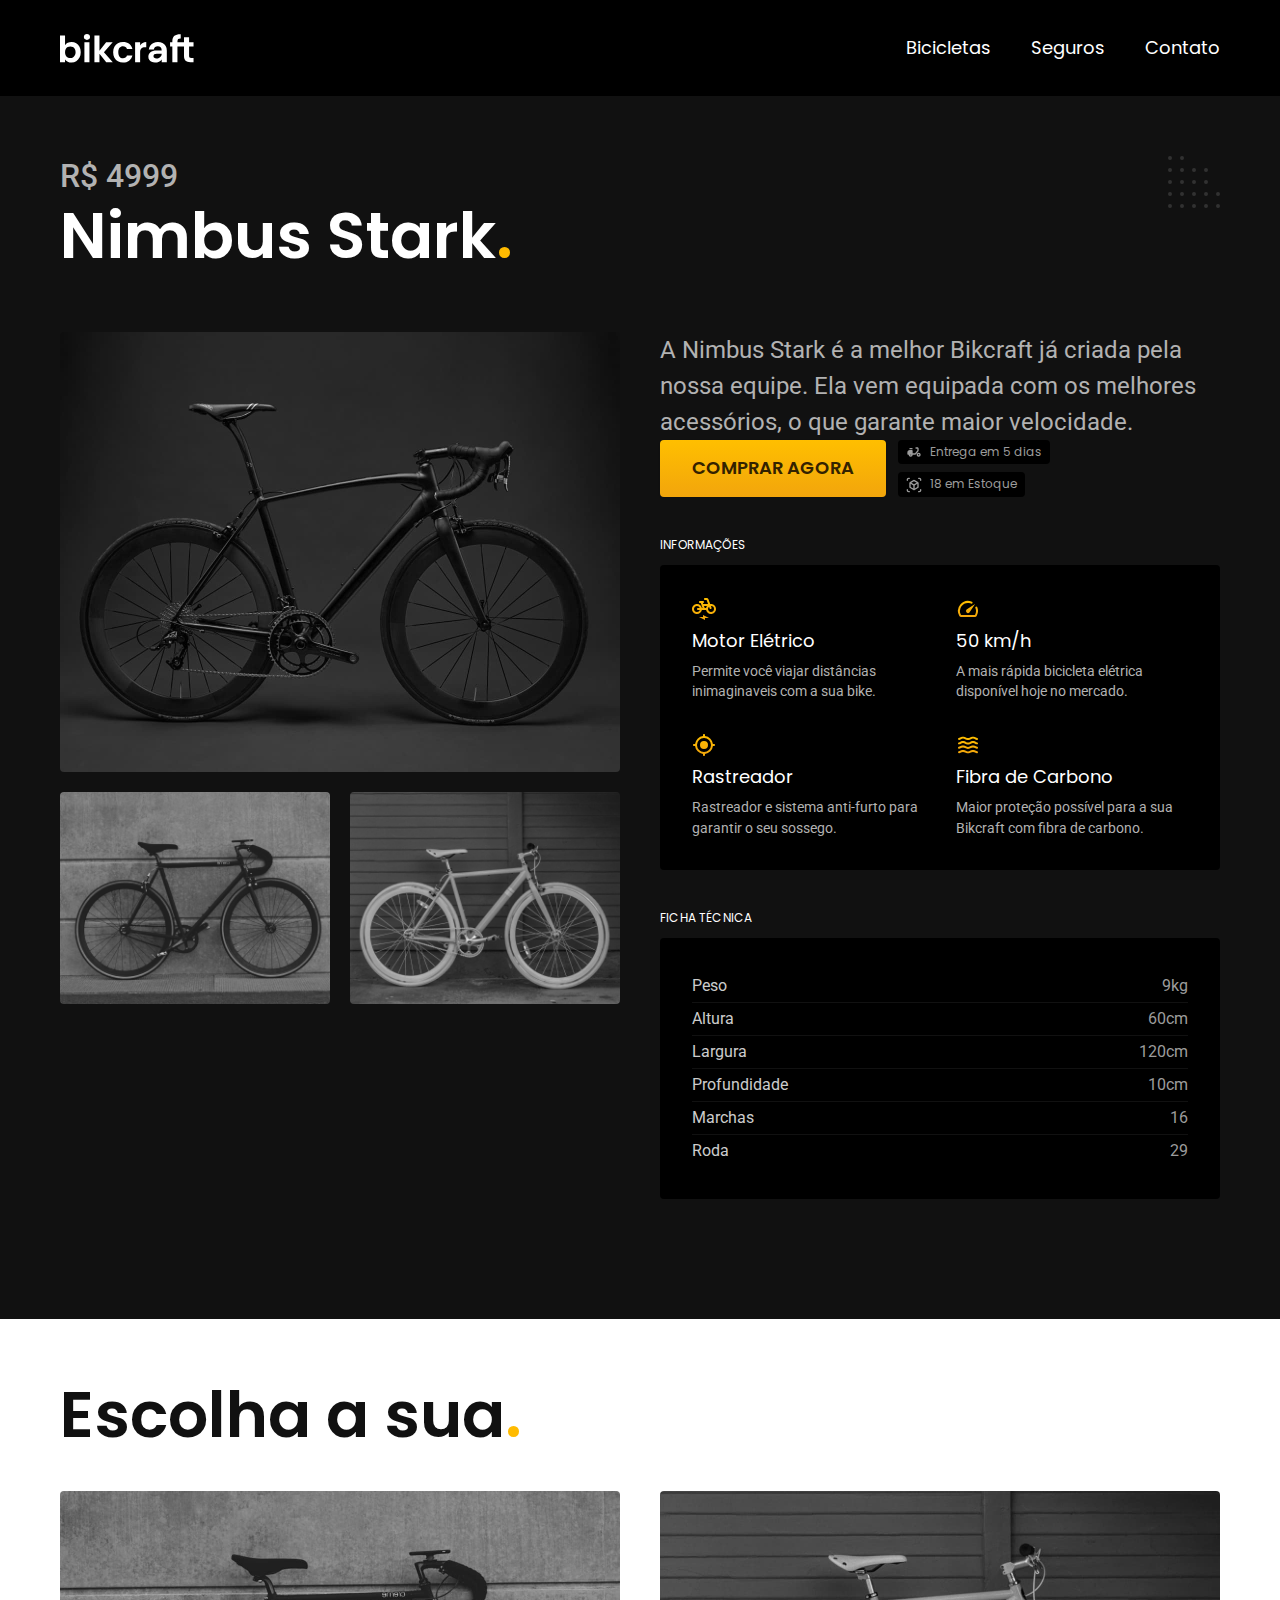
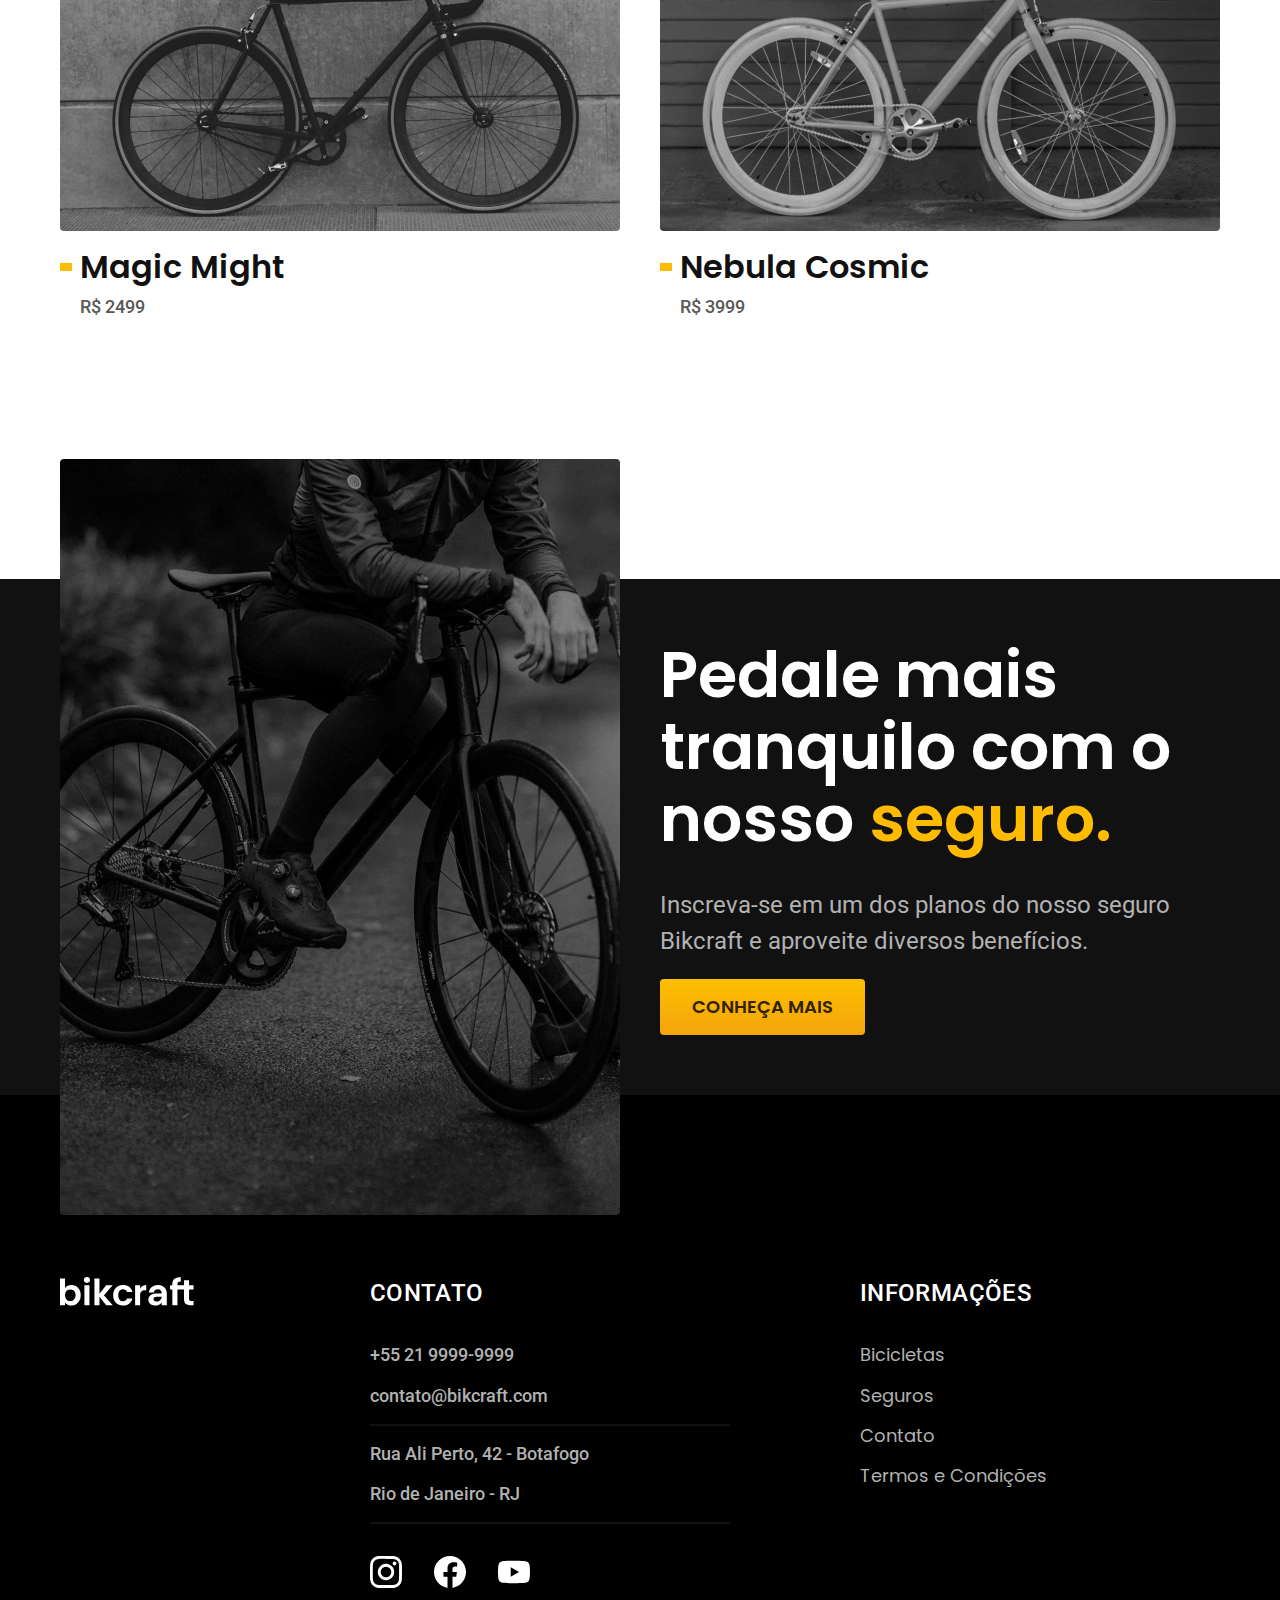
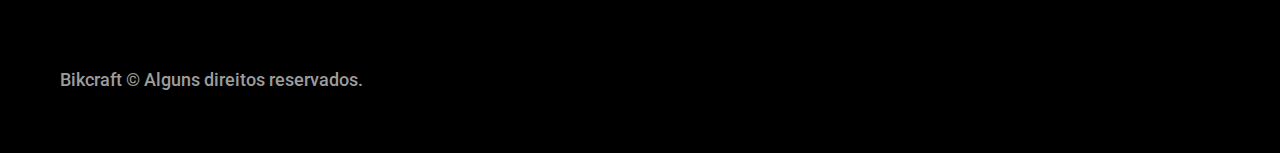
<file: bicicletas/nimbus.html>
<!DOCTYPE html>
<html lang="pt-br">
<head>
    <meta charset="UTF-8">
    <meta http-equiv="X-UA-Compatible" content="IE=edge">
    <meta name="viewport" content="width=device-width, initial-scale=1.0">
    <title>Nimbus Stark | Bikcraft</title>
    <meta name="description" content="Termos e condições.">
    <link rel="stylesheet" href="../css/style.css">
    <link rel="preconnect" href="https://fonts.googleapis.com">
    <link rel="preconnect" href="https://fonts.gstatic.com" crossorigin>
    <link href="https://fonts.googleapis.com/css2?family=Merriweather:ital,wght@1,900&family=Poppins:wght@400;600&family=Roboto:wght@400;500&display=swap" rel="stylesheet">
</head>
<body id="bicicleta">
    <header class="header-bg">
        <div class="header container">
            <a href="../index.html"><img src="../img/bikcraft.svg" alt="bikcraft"></a>
            <nav aria-label="primaria">
                <ul class="header-menu font-1-m cor-0">
                    <li><a href="../bicicletas.html">Bicicletas</a></li>
                    <li><a href="../seguros.html">Seguros</a></li>
                    <li><a href="../contatos.html">Contato</a></li>
                </ul>
            </nav>
        </div>
    </header>
    
    
    <main class="titulo-bg">
        <div >
            <div class="titulo container">
                <p class="font-2-xl cor-5">R$ 4999</p>
                <h1 class="font-1-xxl cor-0">Nimbus Stark<span class="cor-p1">.</span></h1>

            </div>
        </div>

        <div class="bicicleta container">
            <div class="bicicleta-imagens">
                <img src="../img/bicicleta/nimbus1.jpg" alt="">
                <img src="../img/bicicleta/nimbus2.jpg" alt="">
                <img src="../img/bicicleta/nimbus3.jpg" alt="">
            </div>
            <div class="bicicleta-conteudo">
                <p class="font-2-l cor-5">A Nimbus Stark é a melhor Bikcraft já criada pela nossa equipe. Ela vem equipada com os melhores acessórios, o que garante maior velocidade.</p>
                <div class="bicicleta-comprar">
                    <a class="botao" href="../orcamento.html"> Comprar Agora</a>
                    <span class="font-1-xs cor-6"><img src="../img/icones/entrega.svg" alt=""> Entrega em 5 dias</span>
                    <span class="font-1-xs cor-6"><img src="../img/icones/estoque.svg" alt=""> 18 em Estoque</span>
                </div>
            
                <h2 class="font-1-xs cor-0">Informações</h2>
                <ul class="bicicleta-informacoes">
                    <li>
                        <img src="../img/icones/eletrica.svg" alt="">
                        <h3 class="font-1-m cor-0">Motor Elétrico</h3>
                        <p class="font-2-xs cor-5">Permite você viajar distâncias inimaginaveis com a sua bike.</p>
                    </li>

                    <li>
                        <img src="../img/icones/velocidade.svg" alt="">
                        <h3 class="font-1-m cor-0">50 km/h</h3>
                        <p class="font-2-xs cor-5">A mais rápida bicicleta elétrica disponível hoje no mercado.</p>
                    </li>

                    <li>
                        <img src="../img/icones/rastreador.svg" alt="">
                        <h3 class="font-1-m cor-0">Rastreador</h3>
                        <p class="font-2-xs cor-5">Rastreador e sistema anti-furto para garantir o seu sossego.</p>
                    </li>

                    <li>
                        <img src="../img/icones/carbono.svg" alt="">
                        <h3 class="font-1-m cor-0">Fibra de Carbono</h3>
                        <p class="font-2-xs cor-5">Maior proteção possível para a sua Bikcraft com fibra de carbono.</p>
                    </li>
                </ul>
                <h2 class="font-1-xs cor-0">Ficha Técnica</h2>
                <ul class="bicicleta-ficha font-2-s cor-4">
                    <li>
                        Peso <span>9kg</span>
                    </li>
                    <li>
                        Altura <span>60cm</span>
                    </li>
                    <li>
                        Largura <span>120cm</span>
                    </li>
                    <li>
                        Profundidade <span>10cm</span>
                    </li>
                    <li>
                        Marchas <span>16</span>
                    </li>
                    <li>
                        Roda <span>29</span>
                    </li>
                </ul>
            </div>
        </div>

    </main>

    <article class="bicicletas-lista container">
        <h2 class="font-1-xxl ">Escolha a sua<span class="cor-p1">.</span></h2>

        <ul>
            <li>
                <a href="./magic.html">
                    <img src="../img/bicicletas/magic.jpg" alt="Bicicleta preta">
                    <h3 class="font-1-xl">Magic Might</h3>
                    <span class="font-2-m cor-8">R$ 2499</span>
                </a>
            </li>


            <li>
                <a href="./nebula.html">
                    <img src="../img/bicicletas/nebula.jpg" alt="Bicicleta preta">
                    <h3 class="font-1-xl">Nebula Cosmic</h3>
                    <span class="font-2-m cor-8">R$ 3999</span>
                </a>
            </li>
        </ul>
    </article>

    <article class="seguro-bg">
        <div class="seguro container">
            <div class="seguro-imagem">
                <img src="../img/fotos/seguros.jpg" alt="Pessoa parada em cima de uma bicicleta.">
            </div>
            <div class="seguro-conteudo">
                <h2 class="font-1-xxl cor-0">Pedale mais tranquilo com o nosso <span class="cor-p1">seguro.</span></h2>
                <p class="font-2-l cor-5">Inscreva-se em um dos planos do nosso seguro Bikcraft e aproveite diversos benefícios.</p>
                <a class="botao" href="../seguros.html">Conheça Mais</a>
            </div>
        </div>
    </article>

   
    <footer class="footer-bg">
        <div class="footer container">
            <img src="../img/bikcraft.svg" alt="bikcraft">
            
            
            <div class="footer-contato">
                <h3 class="font-2-l-b cor-0">Contato</h3>
                <ul class="font-2-m cor-5">
                    <li><a href="tel:+5521999999999">+55 21 9999-9999</a></li>
                    <li><a href="mailto:contato@bikcraft.com">contato@bikcraft.com</a></li>
                    <li>Rua Ali Perto, 42 - Botafogo</li>
                    <li>Rio de Janeiro - RJ</li>
                </ul>
                <div class="footer-redes">
                    <a href="../"><img src="../img/redes/instagram.svg" alt="Instagram"></a>
                    <a href="../"><img src="../img/redes/facebook.svg" alt="Facebook"></a>
                    <a href="../"><img src="../img/redes/youtube.svg" alt="Youtube"></a>

                </div>
            </div>

            
            <div class="footer-informacoes">
                <h3 class="font-2-l-b cor-0">Informações</h3>
                <nav>
                    <ul class="font-1-m cor-5">
                        <li><a href="../bicicletas.html">Bicicletas</a></li>
                        <li><a href="../seguros.html">Seguros</a></li>
                        <li><a href="../contatos.html">Contato</a></li>
                        <li><a href="../termos.html">Termos e Condições</a></li>
                    </ul>
                </nav>

            </div>
            <p class="footer-copy font-2-m cor-6">Bikcraft © Alguns direitos reservados.</p>

        </div>

    </footer>
    
    
    
</body>
</html>
</file>
<file: css/style.css>
@import "./global/global.css";
@import "./utilidades/tipografia.css";
@import "./utilidades/cores.css";

@import "./global/header.css";
@import "./global/footer.css";


/* Utilidades */
@import "./utilidades/componentes.css";
@import "./utilidades/formulario.css";

/* Home */
@import "./home/introducao.css";
@import "./home/tecnologia.css";
@import "./home/parceiros.css";
@import "./home/depoimento.css";

/* Bicicletas */
@import "./bicicletas/bicicletas-lista.css";
@import "./bicicletas/bicicletas.css";

/* Bicicleta */
@import "./bicicleta/bicicleta.css";
@import "./bicicleta/seguro.css";

/* Seguros */
@import "./seguros/seguros.css";
@import "./seguros/vantagens.css";
@import "./seguros/perguntas.css";

/* Contato */
@import "./contato/contato.css";
@import "./contato/lojas.css";

/* Orçamento */
@import "./orcamento/orcamento.css";


/* Termos */
@import "./termos/termos.css";
</file>
